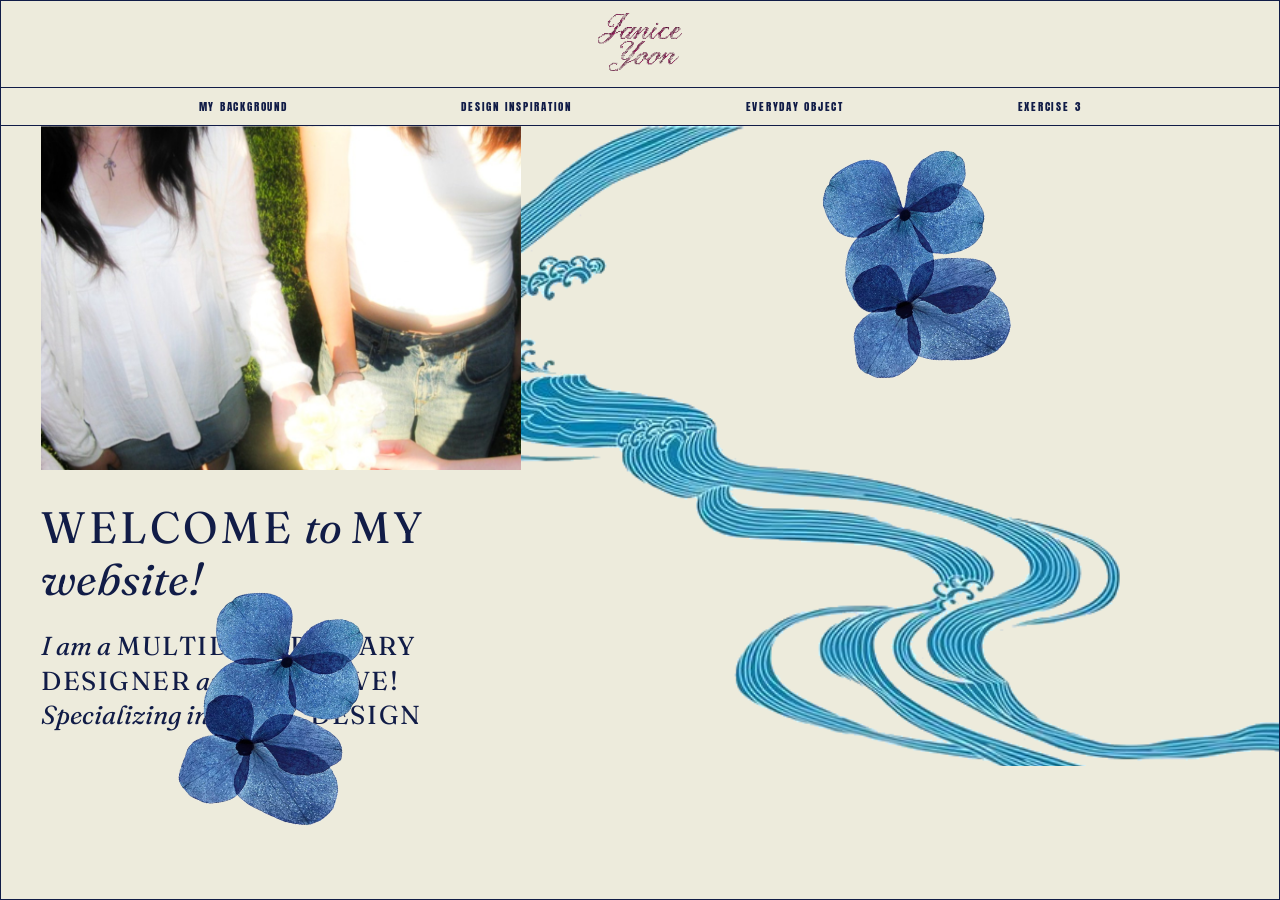
<file: index.html>
<html>
	<head>
		<title>Janice's Website</title>
		<link rel="stylesheet" type="text/css" href="css/stylesheet.css?v=50">
	</head>
	<body>
		<header>
			<div class="site-header">
				<div class="header-side header-left"></div>
				<h1><img src="img/janice-yoon.png" alt="Janice Yoon"></h1>
				<div class="header-side header-right"></div>
			</div>
			<div class="announce">
				<a href="pages/my-background.html?v=20">My Background</a>
				<a href="pages/design-inspiration.html?v=20">Design Inspiration</a>
				<a href="pages/everyday-object.html?v=20">Everyday Object</a>
				<a href="pages/exercise-3.html">Exercise 3</a>
			</div>
		</header>
		<div class="page-body">
			<div class="hero">
				<img class="hero-waves" src="img/waves.png" alt="" aria-hidden="true">
				<img class="hero-flower-2" src="img/flower.png" alt="" aria-hidden="true">
				<img class="hero-flower-3" src="img/flower.png" alt="" aria-hidden="true">
				<div class="hero-photo">
					<img class="hero-image" src="img/home.png" alt="Two people holding white flowers">
				</div>
				<p class="hero-intro">
					<span>Welcome</span> <em>to</em> <span>my</span><br>
					<em>website!</em>
				</p>
				<p class="hero-tagline">
					<em>I am a</em> <span>Multidisciplinary</span><br>
					<span>Designer</span> <em>and</em> <span>Creative!</span><br>
					<em>Specializing in</em> <span>UI/UX Design</span>
				</p>
			</div>
		</div>
	</body>
</html>
</file>
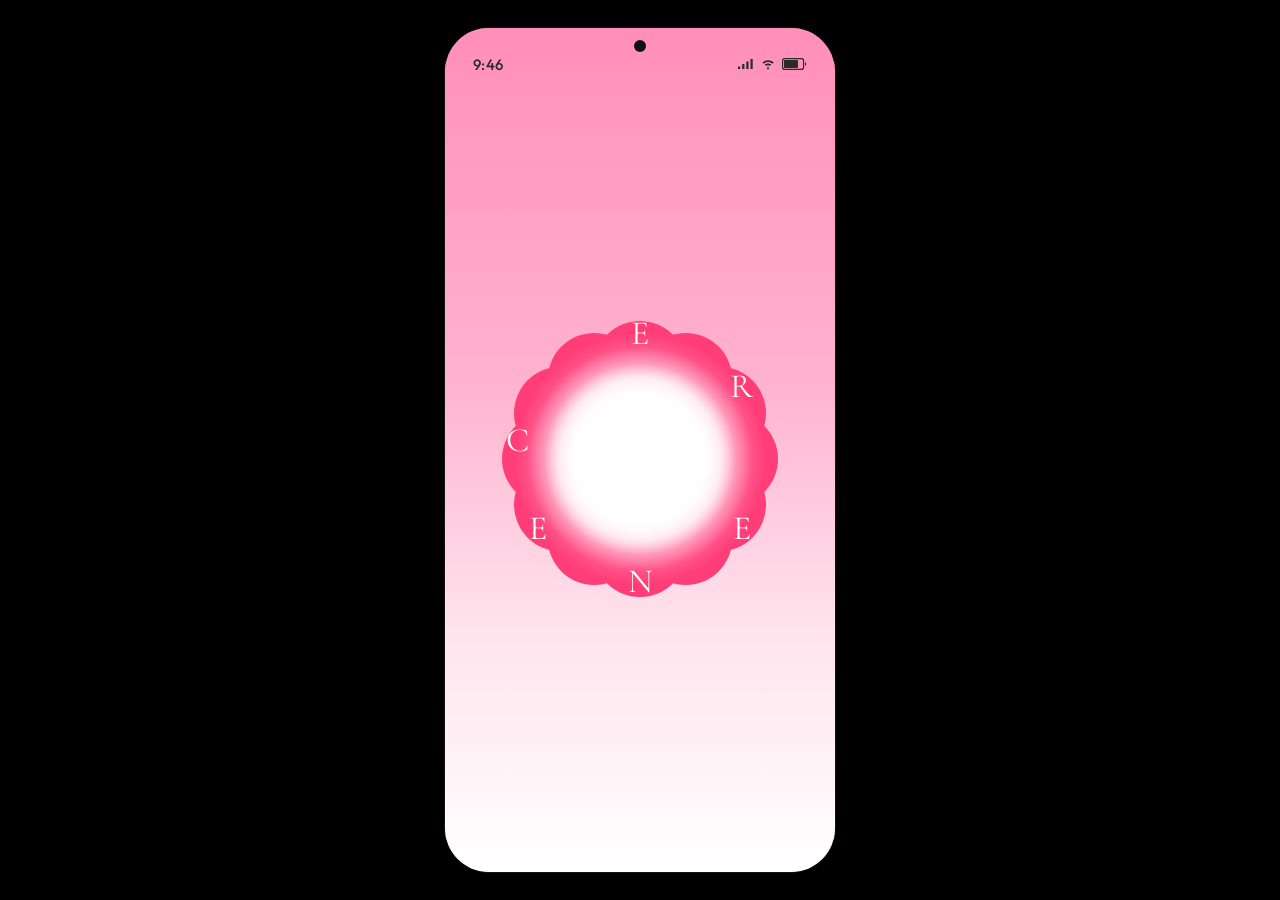
<file: cerene/index.html>
<!DOCTYPE html>
<html lang="en">
<head>
  <meta charset="UTF-8">
  <meta name="viewport" content="width=device-width, initial-scale=1, viewport-fit=cover">
  <title>CERENE</title>
  <link rel="preconnect" href="https://fonts.googleapis.com">
  <link rel="preconnect" href="https://fonts.gstatic.com" crossorigin>
  <link href="https://fonts.googleapis.com/css2?family=Cormorant+Garamond:ital,wght@0,500;0,600;1,500&family=Outfit:wght@400;500;600&display=swap" rel="stylesheet">
  <style>
    * { box-sizing: border-box; }
    html, body {
      margin: 0;
      height: 100%;
      background: #000;
      color: #2a2a2a;
      font-family: Outfit, Futura, "Trebuchet MS", sans-serif;
    }
    body {
      min-height: 100%;
      display: grid;
      place-items: center;
    }
    .phone {
      width: min(390px, 100vw);
      height: min(844px, 100dvh);
      border-radius: 44px;
      overflow: hidden;
      position: relative;
      background:
        radial-gradient(circle at 50% 46%, #fff 0%, rgba(255,255,255,0.55) 18%, rgba(255,255,255,0) 46%),
        linear-gradient(180deg, #f6b7cb 0%, #f8c9d6 28%, #fff 58%, #fde8ee 100%);
      box-shadow: 0 0 0 1px rgba(255,255,255,0.08);
    }
    .status {
      position: absolute;
      z-index: 3;
      top: 0;
      left: 0;
      right: 0;
      height: 54px;
      display: flex;
      align-items: center;
      justify-content: space-between;
      padding: 18px 28px 0;
      font-size: 15px;
      font-weight: 500;
      letter-spacing: 0.02em;
    }
    .status-icons {
      display: flex;
      align-items: center;
      gap: 6px;
    }
    .hole {
      position: absolute;
      z-index: 4;
      top: 12px;
      left: 50%;
      width: 12px;
      height: 12px;
      margin-left: -6px;
      border-radius: 50%;
      background: #111;
    }
    .screen {
      position: absolute;
      inset: 0;
      display: flex;
      flex-direction: column;
      align-items: center;
      padding: 54px 28px 36px;
      opacity: 0;
      pointer-events: none;
      transition: opacity 0.45s ease;
    }
    .screen.active {
      opacity: 1;
      pointer-events: auto;
      z-index: 2;
    }
    .screen[data-screen="splash"] {
      background: linear-gradient(180deg, #ff8eb9 0%, #ffb3ce 42%, #ffe4ee 72%, #fff 100%);
    }
    @property --ang {
      syntax: "<angle>";
      inherits: false;
      initial-value: 0deg;
    }
    @property --d {
      syntax: "<length>";
      inherits: false;
      initial-value: 140px;
    }
    @property --s {
      syntax: "<number>";
      inherits: false;
      initial-value: 1;
    }
    .petal-flight {
      position: absolute;
      inset: 0;
      z-index: 2;
      overflow: hidden;
      background: #e4e4e4;
      transition: background-color 0.45s ease;
    }
    .petal {
      --s: 1;
      position: absolute;
      left: 50%;
      top: 46%;
      width: var(--w);
      height: var(--h);
      border-radius: 50%;
      background: #e2185b;
      box-shadow: 0 0 0 2px rgba(255,255,255,0.92);
      transform: translate(-50%, -50%) rotate(calc(var(--a) + var(--ang))) translateY(var(--d)) rotate(calc(var(--r) + var(--ang))) scale(var(--s));
    }
    .petal.cw { animation: orbit-cw var(--dur) linear infinite; }
    .petal.ccw { animation: orbit-ccw var(--dur) linear infinite; }
    .petal-flight.gather {
      background: transparent;
      pointer-events: none;
    }
    .petal-flight.gather .petal.cw {
      animation: orbit-cw var(--dur) linear infinite, petal-out 0.7s cubic-bezier(0.4, 0.05, 0.2, 1) forwards;
    }
    .petal-flight.gather .petal.ccw {
      animation: orbit-ccw var(--dur) linear infinite, petal-out 0.7s cubic-bezier(0.4, 0.05, 0.2, 1) forwards;
    }
    @keyframes orbit-cw { to { --ang: 360deg; } }
    @keyframes orbit-ccw { to { --ang: -360deg; } }
    @keyframes petal-out {
      70% { opacity: 1; }
      100% { opacity: 0; --d: 520px; }
    }
    .logo-stage {
      position: relative;
      width: 300px;
      height: 300px;
      margin: auto;
      flex: none;
      perspective: 700px;
    }
    .bloom, .ring, .orbit, .center-word, .wordmark {
      position: absolute;
      inset: 0;
      transition: opacity 0.55s ease, transform 0.55s ease;
    }
    .bloom, .ring {
      width: 100%;
      height: 100%;
    }
    .ring, .center-word, .wordmark { opacity: 0; }
    .orbit {
      font-family: "Cormorant Garamond", Georgia, serif;
      font-size: 34px;
      color: #fff;
      text-shadow: 0 0 8px rgba(255, 80, 120, 0.25);
    }
    .orbit span {
      position: absolute;
      left: 50%;
      top: 50%;
      width: 28px;
      margin-left: -14px;
      margin-top: -22px;
      text-align: center;
      transform: rotate(var(--a)) translateY(-124px) rotate(calc(var(--a) * -1));
    }
    .center-word, .wordmark {
      display: grid;
      place-items: center;
      margin: 0;
      color: #e2185b;
      font-family: "Cormorant Garamond", Georgia, serif;
      font-weight: 600;
      font-size: 34px;
      letter-spacing: 0.18em;
      text-indent: 0.18em;
    }
    .wordmark {
      place-items: start center;
      padding-top: 248px;
      font-size: 30px;
      letter-spacing: 0.28em;
      text-indent: 0.28em;
    }
    .ring { transform: scale(0.62); }
    .splash .btn {
      position: absolute;
      left: 28px;
      right: 28px;
      bottom: 36px;
      width: auto;
      opacity: 0;
      transform: translateY(8px);
      pointer-events: none;
      transition: opacity 0.5s ease, transform 0.5s ease;
    }
    .splash.step-2 .orbit { opacity: 0; }
    .splash.step-2 .center-word { opacity: 1; }
    .splash.step-3 .orbit,
    .splash.step-3 .center-word,
    .splash.step-3 .bloom { opacity: 0; }
    .splash.step-3 .bloom { transform: scale(0.72); }
    .splash.step-3 .ring,
    .splash.step-3 .wordmark { opacity: 1; }
    .splash.step-3 .ring {
      transition: opacity 0.8s ease;
      transform-origin: center center;
      animation: flower-spin 0.85s ease-in-out both;
    }
    @keyframes flower-spin {
      from { transform: scale(0.62) rotateY(0deg); }
      to { transform: scale(0.62) rotateY(360deg); }
    }
    .splash.step-ready .orbit,
    .splash.step-ready .center-word,
    .splash.step-ready .bloom { opacity: 0; }
    .splash.step-ready .ring,
    .splash.step-ready .wordmark { opacity: 1; }
    .splash.step-ready .btn {
      opacity: 1;
      transform: none;
      pointer-events: auto;
    }
    @media (prefers-reduced-motion: reduce) {
      .bloom, .ring, .orbit, .center-word, .wordmark, .splash .btn, .petal,
      .card-ring, .card-bob, .card-face, .float-card, .scroll-caption, .scroll-arrow, .confetti i {
        transition: none;
        animation: none;
      }
      .scroll-caption, .scroll-arrow { opacity: 1; }
      .petal-flight { display: none; }
    }
    .spacer { flex: 1; }
    button {
      font-family: inherit;
      cursor: pointer;
      border: 0;
    }
    .btn {
      width: 100%;
      height: 58px;
      border-radius: 999px;
      font-size: 18px;
      font-weight: 500;
    }
    .btn-dark {
      background: #1c1c1c;
      color: #fff;
    }
    .screen[data-screen="login"] {
      justify-content: center;
      background: #ffc2d4 url("login-bg.jpg") center / cover no-repeat;
    }
    .login {
      width: 100%;
      margin: 0;
      display: flex;
      flex-direction: column;
      align-items: center;
    }
    .login h2 {
      margin: 0 0 48px;
      color: rgba(255,255,255,0.92);
      font-weight: 400;
      font-size: 28px;
      letter-spacing: 0.34em;
      text-indent: 0.34em;
    }
    .field {
      width: 100%;
      height: 52px;
      margin: 0 0 14px;
      border: 0;
      border-radius: 999px;
      background: rgba(255,255,255,0.55);
      text-align: center;
      font: 400 15px/1 Outfit, sans-serif;
      color: #8a6570;
      outline: none;
    }
    .field::placeholder { color: #b08996; }
    .signup {
      width: 100%;
      height: 52px;
      margin-top: 2px;
      border-radius: 999px;
      background: #1c1c1c;
      color: #fff;
      letter-spacing: 0.18em;
      font-size: 14px;
      transition: background 0.2s ease, color 0.2s ease;
    }
    .signup:hover {
      background: #fff;
      color: #1c1c1c;
    }
    .or {
      width: 100%;
      margin: 28px 0 18px;
      display: grid;
      grid-template-columns: 1fr auto 1fr;
      align-items: center;
      gap: 12px;
      color: #9a7d86;
      font-size: 13px;
    }
    .or::before, .or::after {
      content: "";
      height: 1px;
      background: rgba(120, 80, 90, 0.28);
    }
    .socials {
      display: flex;
      gap: 18px;
    }
    .socials button {
      width: 46px;
      height: 46px;
      border-radius: 50%;
      background: rgba(255,255,255,0.72);
      display: grid;
      place-items: center;
    }
    .screen[data-screen="survey"] {
      align-items: stretch;
      justify-content: flex-start;
      padding: 72px 22px 28px;
      background: #fff;
      color: #ff2d78;
    }
    .survey-back {
      width: 36px;
      height: 36px;
      margin: 0 0 22px;
      border-radius: 50%;
      border: 1.5px solid #1c1c1c;
      background: #fff;
      color: #1c1c1c;
      display: grid;
      place-items: center;
    }
    .survey h2 {
      margin: 0 0 18px;
      color: #ff2d78;
      font-size: 22px;
      font-weight: 600;
      line-height: 1.28;
      letter-spacing: -0.01em;
    }
    .survey-hint {
      margin: 0 0 26px;
      padding: 16px 18px;
      border-radius: 18px;
      background: #fff;
      color: #ff4d8a;
      font-size: 15px;
      box-shadow: 0 8px 18px rgba(170, 90, 110, 0.12);
    }
    .choices {
      display: flex;
      flex-direction: column;
      gap: 14px;
    }
    .choice {
      width: 100%;
      padding: 16px 18px;
      border-radius: 28px;
      background: #fff;
      color: #ff2d78;
      font-size: 16px;
      font-weight: 500;
      line-height: 1.35;
      text-align: left;
      box-shadow: 0 10px 22px rgba(170, 90, 110, 0.14);
      outline: none;
    }
    .choice.selected {
      background: #ff7eae;
      color: #fff;
      box-shadow: 0 10px 22px rgba(255, 120, 160, 0.28);
    }
    .survey-next {
      margin-top: auto;
      height: 52px;
      border-radius: 999px;
      background: #ff7eae;
      color: #fff;
      font-size: 16px;
      font-weight: 500;
    }
    .survey-next[hidden] { display: none; }
    .screen[data-screen="home"] {
      padding: 0;
      align-items: stretch;
      background:
        radial-gradient(ellipse 70% 42% at 82% 12%, rgba(255,255,255,0.92), transparent 58%),
        radial-gradient(ellipse 80% 48% at 12% 82%, rgba(255,255,255,0.8), transparent 60%),
        linear-gradient(160deg, #ffb3cc 0%, #ff7aa8 42%, #ffc2d6 68%, #ff6f9f 100%);
    }
    .screen[data-screen="home"]::before {
      content: "";
      position: absolute;
      inset: 0;
      z-index: 1;
      pointer-events: none;
      opacity: 0.35;
      mix-blend-mode: multiply;
      background-image: url("data:image/svg+xml,%3Csvg xmlns='http://www.w3.org/2000/svg' width='140' height='140'%3E%3Cfilter id='n'%3E%3CfeTurbulence type='fractalNoise' baseFrequency='.8' numOctaves='2' stitchTiles='stitch'/%3E%3C/filter%3E%3Crect width='140' height='140' filter='url(%23n)' opacity='.55'/%3E%3C/svg%3E");
    }
    .home-scroll {
      position: relative;
      z-index: 2;
      height: 100%;
      overflow-y: auto;
      scroll-snap-type: y mandatory;
      scrollbar-width: none;
    }
    .home-scroll::-webkit-scrollbar { display: none; }

    .screen[data-screen="homework"] {
      background: #fff;
      color: #1c1c1c;
      padding: 0;
      align-items: stretch;
      overflow: hidden;
    }
    .hw {
      height: 100%;
      padding: 58px 22px 18px;
      display: flex;
      flex-direction: column;
    }
    .hw-head {
      display: grid;
      grid-template-columns: 44px 1fr 44px;
      align-items: center;
    }
    .hw-back {
      width: 42px;
      height: 42px;
      border-radius: 50%;
      border: 1.5px solid #1c1c1c;
      background: #fff;
      display: grid;
      place-items: center;
      cursor: pointer;
      padding: 0;
    }
    .hw-back svg { width: 20px; height: 20px; }
    .hw-head h2 {
      margin: 0;
      text-align: center;
      font-family: Outfit, sans-serif;
      font-size: 18px;
      font-weight: 600;
    }
    .hw-month {
      margin: 22px 0 0;
      font-family: Outfit, sans-serif;
      font-size: 32px;
      font-weight: 700;
      letter-spacing: -0.04em;
    }
    .hw-month span { color: #ff4d86; }
    .hw-days-row { display: flex; gap: 10px; margin-top: 14px; }
    .hw-pill, .hw-add {
      height: 40px;
      border-radius: 999px;
      border: 1.5px solid #1c1c1c;
      background: #fff;
      font-family: Outfit, sans-serif;
      font-size: 16px;
      cursor: pointer;
    }
    .hw-pill { padding: 0 22px; }
    .hw-pill.soft { background: #ffd0e2; border-color: transparent; }
    .hw-pill.on { background: #ff2d78; border-color: transparent; color: #fff; }
    .hw-add { width: 40px; font-size: 22px; line-height: 1; }
    .hw-list { flex: 1; overflow: auto; margin-top: 8px; padding-bottom: 8px; }
    .hw-list::-webkit-scrollbar { display: none; }
    .hw-section { margin-top: 22px; }
    .hw-section-head {
      display: flex;
      align-items: center;
      justify-content: space-between;
    }
    .hw-section-head h3 {
      margin: 0;
      font-family: Outfit, sans-serif;
      font-size: 20px;
      font-weight: 700;
    }
    .hw-plus {
      border: 0;
      background: transparent;
      color: #ff2d78;
      font-size: 28px;
      line-height: 1;
      cursor: pointer;
      padding: 0 4px;
    }
    .hw-task {
      width: 100%;
      margin-top: 12px;
      border-radius: 16px;
      min-height: 74px;
      padding: 12px 12px 12px 14px;
      display: grid;
      grid-template-columns: 28px 1fr auto 16px;
      gap: 10px;
      align-items: center;
      text-align: left;
      cursor: pointer;
      font-family: Outfit, sans-serif;
      color: #1c1c1c;
    }
    .hw-task.tonight { background: #ffd0e2; border: 0; }
    .hw-task.week { background: #fff; border: 2px solid #ff7eae; }
    .hw-task.done { background: #ff2d78; border-color: transparent; color: #fff; }
    .hw-task.linked { box-shadow: 0 0 0 3px #e2185b; }
    .hw-check {
      width: 22px;
      height: 22px;
      border-radius: 50%;
      border: 2px solid rgba(255, 255, 255, 0.95);
      background: transparent;
      display: grid;
      place-items: center;
    }
    .hw-task.week .hw-check { border-color: #d7d7d7; background: #fff; }
    .hw-task.done .hw-check { background: #fff; border-color: #fff; }
    .hw-check svg { width: 14px; height: 14px; opacity: 0; }
    .hw-task.done .hw-check svg { opacity: 1; }
    .hw-copy { display: grid; gap: 2px; min-width: 0; }
    .hw-copy strong { font-size: 14px; font-weight: 650; }
    .hw-copy small { font-size: 11px; opacity: 0.75; }
    .hw-due {
      width: 46px;
      height: 46px;
      border-radius: 50%;
      background: #fff;
      color: #1c1c1c;
      display: flex;
      flex-direction: column;
      align-items: center;
      justify-content: center;
      line-height: 1;
    }
    .hw-task.week .hw-due { border: 2px solid #ff7eae; }
    .hw-task.done .hw-due { border: 0; }
    .hw-due b { font-size: 18px; font-weight: 650; }
    .hw-due i {
      font-style: normal;
      font-size: 9px;
      color: #ff4d86;
      margin-top: -2px;
    }
    .hw-more { color: #ff4d86; font-size: 18px; letter-spacing: 1px; }
    .hw-task.done .hw-more { color: #fff; }
    .hw-foot {
      display: grid;
      grid-template-columns: 1fr auto;
      gap: 12px;
      align-items: end;
      padding-top: 8px;
    }
    .hw-track {
      position: relative;
      display: flex;
      flex-direction: column;
      gap: 8px;
    }
    .streak {
      display: flex;
      align-items: flex-end;
      gap: 8px;
      min-height: 52px;
    }
    .streak-step {
      display: block;
      flex: none;
      width: 36px;
      height: 36px;
      padding: 0;
      border: 0;
      border-radius: 50%;
      background: #f4f4f4;
      overflow: hidden;
      opacity: 0.38;
      filter: grayscale(0.35);
      transition: width 0.25s ease, height 0.25s ease, opacity 0.25s ease, box-shadow 0.25s ease;
    }
    .streak-step img {
      width: 100%;
      height: 100%;
      object-fit: cover;
      transform: scale(1.15);
    }
    .streak-step.lit {
      opacity: 1;
      filter: none;
      box-shadow: 0 0 0 2px #fff, 0 0 10px 2px rgba(255, 140, 180, 0.75);
    }
    .streak-step.now {
      width: 50px;
      height: 50px;
      animation: streak-glow 1.35s ease-in-out infinite;
    }
    @keyframes streak-glow {
      0%, 100% { box-shadow: 0 0 0 2px #fff, 0 0 10px 2px rgba(255, 77, 134, 0.55); }
      50% { box-shadow: 0 0 0 3px #fff, 0 0 22px 8px rgba(255, 45, 120, 0.95); }
    }
    .streak-points {
      margin: 0 0 1px;
      min-width: 46px;
      text-align: right;
      color: #ff2d78;
      font-family: Outfit, sans-serif;
      font-size: 18px;
      font-weight: 700;
      line-height: 1;
    }
    .streak-points.pop { animation: points-pop 0.35s ease; }
    @keyframes points-pop {
      40% { transform: scale(1.16); }
    }
    .hw-bar {
      position: relative;
      height: 14px;
      border-radius: 999px;
      background: #e6e6e6;
      overflow: hidden;
    }
    .hw-fill {
      display: block;
      height: 100%;
      width: 0%;
      border-radius: inherit;
      background: #ff2d78;
      transition: width 0.35s ease;
    }
    .hw-celebrate {
      position: absolute;
      inset: 0;
      z-index: 5;
      display: none;
      background: #9fd0ff;
    }
    .hw-celebrate.show { display: block; }
    .success-sheet {
      position: absolute;
      left: 18px;
      right: 18px;
      bottom: 52px;
      z-index: 6;
      padding: 32px 22px 20px;
      text-align: center;
      background: #fff;
      border-radius: 28px;
      box-shadow: 0 18px 50px rgba(30, 20, 40, 0.16);
    }
    .success-seal {
      width: 92px;
      height: 92px;
      margin: 0 auto 18px;
    }
    .success-seal svg { width: 100%; height: 100%; display: block; }
    .success-sheet h2 {
      margin: 0;
      color: #1c1c1c;
      font-family: Outfit, Futura, "Trebuchet MS", sans-serif;
      font-size: 28px;
      font-weight: 600;
      letter-spacing: -0.02em;
    }
    .success-sheet p {
      margin: 8px auto 22px;
      max-width: 230px;
      color: #9a9aa2;
      font-family: Outfit, Futura, "Trebuchet MS", sans-serif;
      font-size: 15px;
      font-weight: 400;
      line-height: 1.4;
    }
    .success-done {
      width: 100%;
      height: 48px;
      border: 0;
      border-radius: 12px;
      background: #1c1c1c;
      color: #fff;
      font-family: Outfit, Futura, "Trebuchet MS", sans-serif;
      font-size: 16px;
      font-weight: 500;
      cursor: pointer;
    }
    .success-done:hover { background: #333; }
    .hw-celebrate-back {
      position: absolute;
      top: 58px;
      left: 22px;
      z-index: 7;
      display: none;
      background: rgba(255, 255, 255, 0.92);
    }
    .hw-celebrate.revealed { cursor: pointer; }
    .hw-celebrate.revealed .hw-celebrate-back { display: grid; }
    .hw-celebrate.revealed .success-sheet { display: none; }
    .hw-celebrate { overflow: hidden; }
    .hw-celebrate > img,
    .hw-celebrate .confetti {
      filter: blur(14px);
      transform: scale(1.08);
    }
    .hw-celebrate.revealed > img,
    .hw-celebrate.revealed .confetti {
      filter: none;
      transform: none;
    }
    .hw-celebrate > img {
      position: absolute;
      inset: 0;
      width: 100%;
      height: 100%;
      object-fit: cover;
      object-position: center 28%;
    }
    .hw-celebrate::after {
      content: "";
      position: absolute;
      inset: 0;
      z-index: 4;
      pointer-events: none;
      background: rgba(255, 255, 255, 0.38);
    }
    .hw-celebrate.revealed::after {
      inset: auto;
      left: 0;
      right: 0;
      bottom: 0;
      height: 120px;
      z-index: 2;
      background: linear-gradient(transparent, rgba(255,255,255,0.94) 58%, #fff);
    }
    .confetti {
      position: absolute;
      inset: 0;
      z-index: 3;
      overflow: hidden;
      pointer-events: none;
    }
    .confetti i {
      position: absolute;
      top: -20px;
      left: var(--x);
      width: var(--w, 10px);
      height: var(--h, 16px);
      border-radius: var(--r, 2px);
      background: var(--c);
      animation: confetti-fall var(--t) linear infinite;
      animation-delay: var(--wait);
    }
    @keyframes confetti-fall {
      0% { transform: translate3d(0, -8vh, 0) rotate(0deg); }
      100% { transform: translate3d(var(--drift, 12px), 110vh, 0) rotate(540deg); }
    }
    .hw-celebrate .hw-foot { display: none; }
    .hw-celebrate .hw-bar { background: rgba(255, 255, 255, 0.45); }
    .screen[data-screen="schedule"] {
      background: #fff;
      color: #1c1c1c;
      padding: 0;
      align-items: stretch;
      overflow: hidden;
    }
    .sched {
      height: 100%;
      padding: 58px 22px 18px;
      display: flex;
      flex-direction: column;
    }
    .week {
      display: flex;
      justify-content: space-between;
      margin-top: 18px;
    }
    .date {
      border: 0;
      background: transparent;
      display: grid;
      justify-items: center;
      gap: 6px;
      padding: 0;
      color: #c4a8b2;
      font-family: Outfit, sans-serif;
      font-size: 11px;
    }
    .date b {
      width: 34px;
      height: 34px;
      border-radius: 50%;
      display: grid;
      place-items: center;
      background: #ffd0e2;
      color: #1c1c1c;
      font-size: 14px;
      font-weight: 650;
    }
    .date.on { color: #ff2d55; }
    .date.on b { background: #ff2d55; color: #fff; }
    .day-board { flex: 1; min-height: 0; margin-top: 16px; }
    .tl {
      position: relative;
      height: 100%;
      padding: 18px 12px 16px;
      border-radius: 28px;
      background: linear-gradient(165deg, #fff 0%, #ffe8f0 42%, #ffc2d6 100%);
    }
    .tl-row {
      position: relative;
      z-index: 1;
      display: grid;
      grid-template-columns: 40px 36px 1fr 32px;
      align-items: center;
      height: 78px;
    }
    .tl-row.linked { background: rgba(255, 77, 134, 0.16); border-radius: 16px; }
    .tl-time, .tl-name {
      color: #ff4d86;
      font-family: Outfit, sans-serif;
    }
    .tl-time { font-size: 13px; }
    .tl-name { font-size: 16px; font-weight: 500; padding-left: 6px; }
    .tl-node { justify-self: center; }
    .tl-node.white {
      width: 34px;
      height: 34px;
      border-radius: 50%;
      background: #fff;
      box-shadow: 0 8px 18px rgba(255, 130, 170, 0.28);
    }
    .tl-node.pink {
      width: 16px;
      height: 16px;
      border-radius: 50%;
      background: radial-gradient(circle at 35% 30%, #fff, #ffb3cc 46%, #ff7aa8);
      box-shadow: 0 0 12px rgba(255, 150, 185, 0.7);
    }
    .tl-rail, .tl-capsule { position: absolute; z-index: 0; }
    .tl-rail {
      left: 69px;
      top: 36px;
      width: 2px;
      border-radius: 999px;
      background: linear-gradient(#fff, #ffd0e2);
    }
    .tl-capsule {
      left: 53px;
      width: 34px;
      border-radius: 20px;
      background: linear-gradient(180deg, #ffb3cc 0%, #ff4d86 34%, #e2185b 68%, #9d1248 100%);
    }
    .tl-tick {
      width: 28px;
      height: 28px;
      border-radius: 50%;
      border: 2px solid #ff4d86;
      background: transparent;
      display: grid;
      place-items: center;
      padding: 0;
    }
    .tl-tick svg { width: 14px; height: 14px; opacity: 0; }
    .tl-tick.done { background: #fff; }
    .tl-tick.done svg { opacity: 1; }
    .tl-empty {
      margin: 0;
      padding-top: 48px;
      text-align: center;
      color: #e2185b;
      font-family: Outfit, sans-serif;
    }
    .sched-flame {
      width: 42px;
      height: 42px;
      margin-top: 12px;
      border-radius: 50%;
      border: 1.5px solid #d5d5d5;
      background: #fff;
      display: grid;
      place-items: center;
      padding: 0;
    }
    .sched-flame svg { width: 18px; height: 18px; }
    .welcome-page,
    .task-page {
      position: relative;
      min-height: 100%;
      scroll-snap-align: start;
    }
    .welcome-page { --spin: 16s; --bob: 2s; --bob-y: 14px; }
    .welcome-page[data-done="1"] { --spin: 28s; --bob: 3.4s; --bob-y: 8px; }
    .welcome-page[data-done="2"] { --spin: 48s; --bob: 5.2s; --bob-y: 4px; }
    .welcome-page[data-done="3"] { --spin: 84s; --bob: 8s; --bob-y: 2px; }
    .welcome-page[data-done="4"] { --spin: 1s; --bob: 1s; --bob-y: 0px; }
    .welcome-page[data-done="4"] .card-ring,
    .welcome-page[data-done="4"] .card-face,
    .welcome-page[data-done="4"] .card-bob { animation-play-state: paused; }
    .card-ring {
      position: absolute;
      inset: 0;
      animation: circle-turn var(--spin) linear infinite;
    }
    .card-slot {
      position: absolute;
      left: 50%;
      top: 46%;
      width: 0;
      height: 0;
      transform: rotate(calc(var(--i) * 30deg)) translateY(-146px);
    }
    .card-bob {
      animation: card-hover var(--bob) ease-in-out infinite alternate;
      animation-delay: calc(var(--i) * -0.22s);
    }
    .card-slot.settled .card-bob { animation-play-state: paused; }
    .card-face {
      animation: card-upright var(--spin) linear infinite;
    }
    .float-card {
      display: grid;
      place-items: center;
      width: min(var(--w), 52px);
      height: min(var(--h), 68px);
      margin-left: calc(min(var(--w), 52px) / -2);
      margin-top: calc(min(var(--h), 68px) / -2);
      padding: 4px;
      border-radius: 8px;
      background: rgba(255,255,255,var(--o));
      box-shadow: 0 10px 18px rgba(180, 70, 110, 0.12);
      transform: rotate(var(--tilt));
      color: #e2185b;
      font-family: Outfit, sans-serif;
      font-size: 8px;
      font-weight: 600;
      line-height: 1.1;
      letter-spacing: -0.02em;
      text-align: center;
    }
    .card-slot.settled .float-card {
      background: rgba(255,255,255,0.34);
      box-shadow: none;
      text-decoration: line-through;
    }
    .float-card:hover,
    .float-card.spinning {
      animation: card-spin 0.7s ease-in-out;
    }
    .welcome-center {
      position: absolute;
      left: 0;
      right: 0;
      top: 46%;
      transform: translateY(-54%);
      z-index: 2;
      text-align: center;
      pointer-events: none;
    }
    .welcome-flower {
      width: 54px;
      height: 54px;
      display: block;
      margin: 0 auto 12px;
    }
    .welcome-center p {
      margin: 0;
      color: #e2185b;
      font-family: "Cormorant Garamond", Georgia, serif;
      font-weight: 600;
      font-size: 26px;
    }
    .welcome-center .scroll-caption {
      margin: 12px auto 0;
      max-width: 190px;
      color: #fff;
      font-family: Outfit, sans-serif;
      font-size: 13px;
      font-weight: 500;
      line-height: 1.35;
      opacity: 0;
      animation: caption-in 1.2s ease 0.5s forwards;
    }
    .scroll-arrow {
      display: block;
      width: 22px;
      height: 22px;
      margin: 6px auto 2px;
      color: rgba(255, 255, 255, 0.92);
      opacity: 0;
      filter: drop-shadow(0 1px 2px rgba(180, 40, 80, 0.18));
      animation: caption-in 1.2s ease 0.7s forwards, arrow-bob 1.8s ease-in-out 1.4s infinite;
    }
    @keyframes caption-in {
      from { opacity: 0; }
      to { opacity: 1; }
    }
    @keyframes arrow-bob {
      0%, 100% { transform: translateY(0); }
      50% { transform: translateY(4px); }
    }
    .welcome-center .welcome-help {
      margin-top: 6px;
      max-width: 180px;
      margin-left: auto;
      margin-right: auto;
      font-family: Outfit, sans-serif;
      font-size: 12px;
      font-weight: 500;
      line-height: 1.3;
    }
    .help-page {
      position: relative;
      min-height: 100%;
      scroll-snap-align: start;
      padding: 72px 22px 28px;
      display: flex;
      flex-direction: column;
      gap: 12px;
    }
    .help-kicker {
      margin: 0;
      color: #fff;
      font-size: 13px;
      letter-spacing: 0.08em;
      text-transform: uppercase;
    }
    .help-page h2 {
      margin: 0;
      color: #fff;
      font-family: "Cormorant Garamond", Georgia, serif;
      font-size: 32px;
      font-weight: 600;
      line-height: 1.05;
    }
    .help-note {
      margin: 0;
      color: #fff;
      font-size: 14px;
      line-height: 1.4;
    }
    .help-plan {
      margin: 4px 0 0;
      padding: 0;
      list-style: none;
      display: grid;
      gap: 8px;
    }
    .help-plan li { margin: 0; }
    .help-plan button {
      width: 100%;
      display: grid;
      grid-template-columns: 10px 1fr auto;
      gap: 10px;
      align-items: center;
      padding: 12px 14px;
      border-radius: 16px;
      background: rgba(255,255,255,0.88);
      color: #1c1c1c;
      text-align: left;
      font-size: inherit;
    }
    .help-plan button:active { transform: scale(0.98); }
    .help-plan li i {
      width: 10px;
      height: 10px;
      border-radius: 50%;
      background: var(--dot, #ff4d86);
    }
    .help-plan strong { display: block; font-size: 14px; font-weight: 600; }
    .help-plan small { color: #a33b62; font-size: 12px; }
    .help-plan em {
      font-style: normal;
      color: #e2185b;
      font-size: 12px;
      font-weight: 600;
    }
    .help-reminder {
      margin: 0;
      color: #fff;
      font-size: 13px;
      line-height: 1.4;
    }
    .cal-card {
      margin-top: auto;
      width: 100%;
      border: 0;
      border-radius: 18px;
      background: #fff;
      text-align: left;
      padding: 14px 16px;
      display: flex;
      align-items: center;
      gap: 12px;
      box-shadow: 0 12px 24px rgba(180, 40, 80, 0.16);
    }
    .cal-card b { display: block; color: #1c1c1c; font-size: 15px; font-weight: 650; }
    .cal-card small { display: block; margin-top: 2px; color: #a33b62; font-size: 12px; line-height: 1.3; }
    .g-mark { font-size: 18px; font-weight: 700; letter-spacing: -0.04em; white-space: nowrap; flex: none; }
    .g-mark b { display: inline; font-size: 18px; font-weight: 700; }
    .screen[data-screen="calendar"] {
      background: #fff;
      color: #1c1c1c;
      padding: 0;
      align-items: stretch;
    }
    .cal {
      height: 100%;
      padding: 58px 22px 22px;
      display: flex;
      flex-direction: column;
    }
    .cal-lead {
      margin: 18px 0 0;
      color: #7a6570;
      font-size: 14px;
      line-height: 1.4;
    }
    .cal-options { display: grid; gap: 10px; margin-top: 18px; }
    .cal-option {
      width: 100%;
      border: 1.5px solid #ffd0e2;
      background: #fff;
      border-radius: 16px;
      padding: 14px 14px;
      text-align: left;
      display: flex;
      justify-content: space-between;
      gap: 12px;
      align-items: center;
    }
    .cal-option.on { background: #ff2d78; border-color: transparent; color: #fff; }
    .cal-option strong { display: block; font-size: 15px; }
    .cal-option small { display: block; margin-top: 2px; font-size: 12px; opacity: 0.75; }
    .cal-option > span:last-child {
      width: 22px;
      height: 22px;
      border-radius: 50%;
      border: 1.5px solid currentColor;
      flex: none;
    }
    .cal-option.on > span:last-child { background: #fff; border-color: #fff; box-shadow: inset 0 0 0 5px #ff2d78; }
    .cal-connect {
      margin-top: auto;
      height: 52px;
      border: 0;
      border-radius: 999px;
      background: #1c1c1c;
      color: #fff;
      letter-spacing: 0.08em;
      font-size: 14px;
    }
    .cal-connect:disabled { background: #e7e7e7; color: #9a9a9a; }
    .cal-preview {
      margin: 16px 0 0;
      padding: 0;
      list-style: none;
      display: grid;
      gap: 8px;
    }
    .cal-preview li {
      display: flex;
      justify-content: space-between;
      gap: 12px;
      font-size: 14px;
    }
    .cal-preview span { color: #e2185b; }
    .task-page {
      padding: 78px 26px 40px;
    }
    .task-head {
      display: flex;
      align-items: center;
      justify-content: space-between;
      color: #d56b8c;
      font-size: 15px;
    }
    .task-add {
      width: 32px;
      height: 32px;
      background: transparent;
      color: #d56b8c;
      font-size: 26px;
      line-height: 1;
    }
    .task-head + hr {
      margin: 8px 0 28px;
      border: 0;
      border-top: 1.5px solid rgba(255,255,255,0.85);
    }
    .folder {
      position: relative;
      min-height: 168px;
      margin: 0 8px 34px;
      padding: 22px 18px;
      background: #fff;
      border-radius: 18px 22px 20px 20px;
      box-shadow: 0 14px 24px rgba(180, 70, 110, 0.12);
      transform: rotate(var(--tilt));
      transition: transform 0.28s ease, box-shadow 0.28s ease;
    }
    .folder:hover {
      transform: rotate(0deg) translateY(-10px) scale(1.045);
      box-shadow: 0 24px 40px rgba(214, 50, 110, 0.28);
      z-index: 2;
    }
    .folder::before {
      content: "";
      position: absolute;
      top: -16px;
      right: 22px;
      width: 78px;
      height: 20px;
      background: #fff;
      border-radius: 12px 12px 0 0;
    }
    .tab-note {
      position: absolute;
      top: -28px;
      right: 14px;
      z-index: 2;
      min-width: 22px;
      height: 22px;
      padding: 0 6px;
      border-radius: 999px;
      background: #e2185b;
      color: #fff;
      font-size: 12px;
      font-weight: 600;
      display: grid;
      place-items: center;
      box-shadow: 0 6px 12px rgba(200, 30, 80, 0.35);
    }
    .folder h3 {
      margin: 0;
      color: #e2185b;
      font-size: 16px;
      font-weight: 500;
    }
    .folder-link { cursor: pointer; }
    .folder-link:focus-visible { outline: 3px solid #fff; outline-offset: 4px; }
    .notes {
      position: absolute;
      display: flex;
      gap: 8px;
      align-items: flex-end;
    }
    .folder:nth-child(3) .notes { left: 18px; bottom: 22px; }
    .folder:nth-child(4) .notes { left: 16px; top: 54px; }
    .folder:nth-child(5) .notes { left: 16px; top: 54px; }
    .note {
      width: 78px;
      min-height: 72px;
      padding: 7px 6px;
      border-radius: 10px;
      box-shadow: 0 8px 14px rgba(120, 40, 70, 0.12);
      transform: rotate(var(--n));
      color: #fff;
      font-size: 9px;
      font-weight: 500;
      line-height: 1.25;
      transition: transform 0.28s ease;
    }
    .folder:hover .note {
      transform: rotate(var(--n)) translateY(-6px) scale(1.08);
    }
    .note.urgent { background: #d01258; }
    .note.soon { background: #ff4d86; }
    .note.later { background: #ffc2d6; color: #a33b62; }
    .note.gray { background: #e4e4e4; width: 52px; min-height: 48px; padding: 0; }
    @keyframes circle-turn {
      to { transform: rotate(360deg); }
    }
    @keyframes card-upright {
      to { transform: rotate(-360deg); }
    }
    @keyframes card-hover {
      from { transform: translateY(0); }
      to { transform: translateY(calc(var(--bob-y) * -1)); }
    }
    @keyframes card-spin {
      to { transform: rotate(calc(var(--tilt) + 360deg)); }
    }
  </style>
</head>
<body>
  <main class="phone">
    <div class="hole" aria-hidden="true"></div>
    <div class="status">
      <span id="clock">9:30</span>
      <span class="status-icons" aria-hidden="true">
        <svg width="17" height="12" viewBox="0 0 17 12" fill="none">
          <path d="M1 8.5h2.2V11H1V8.5Zm4.2-2.4h2.2V11H5.2V6.1Zm4.1-2.5h2.2V11H9.3V3.6Zm4.2-2.6H15.7V11h-2.2V1Z" fill="#2a2a2a"/>
        </svg>
        <svg width="16" height="12" viewBox="0 0 16 12" fill="none">
          <path d="M8 2.2c2.2 0 4.2.8 5.8 2.2l-1.2 1.3A6.4 6.4 0 0 0 8 4.1c-1.6 0-3.1.6-4.3 1.6L2.5 4.4A8.2 8.2 0 0 1 8 2.2Zm0 3.2c1.2 0 2.3.4 3.2 1.2L9.9 8A3.2 3.2 0 0 0 8 7.2c-.7 0-1.4.2-1.9.7L4.8 6.6A4.9 4.9 0 0 1 8 5.4ZM8 9.2a1.1 1.1 0 1 1 0 2.2 1.1 1.1 0 0 1 0-2.2Z" fill="#2a2a2a"/>
        </svg>
        <svg width="25" height="12" viewBox="0 0 25 12" fill="none">
          <rect x="0.6" y="0.6" width="21" height="10.8" rx="2.2" stroke="#2a2a2a" stroke-width="1.2"/>
          <rect x="2" y="2" width="14" height="8" rx="1" fill="#2a2a2a"/>
          <path d="M23 4.2v3.6c.7-.3 1.2-1 1.2-1.8S23.7 4.5 23 4.2Z" fill="#2a2a2a"/>
        </svg>
      </span>
    </div>

    <section class="screen splash active step-1" data-screen="splash">
      <div class="logo-stage" aria-hidden="true">
        <svg class="bloom" viewBox="0 0 400 400">
          <defs>
            <radialGradient id="bloom" gradientUnits="userSpaceOnUse" cx="200" cy="200" r="168">
              <stop offset="0%" stop-color="#fff"/>
              <stop offset="48%" stop-color="#fff"/>
              <stop offset="64%" stop-color="#ffd0e0"/>
              <stop offset="76%" stop-color="#ff6b9d"/>
              <stop offset="100%" stop-color="#ff3d78"/>
            </radialGradient>
            <radialGradient id="glow" gradientUnits="userSpaceOnUse" cx="200" cy="200" r="150">
              <stop offset="0%" stop-color="#fff"/>
              <stop offset="52%" stop-color="#fff"/>
              <stop offset="100%" stop-color="#fff" stop-opacity="0"/>
            </radialGradient>
          </defs>
          <g fill="url(#bloom)">
            <circle cx="200" cy="78" r="62"/>
            <circle cx="261" cy="94" r="62"/>
            <circle cx="306" cy="139" r="62"/>
            <circle cx="322" cy="200" r="62"/>
            <circle cx="306" cy="261" r="62"/>
            <circle cx="261" cy="306" r="62"/>
            <circle cx="200" cy="322" r="62"/>
            <circle cx="139" cy="306" r="62"/>
            <circle cx="94" cy="261" r="62"/>
            <circle cx="78" cy="200" r="62"/>
            <circle cx="94" cy="139" r="62"/>
            <circle cx="139" cy="94" r="62"/>
          </g>
          <circle cx="200" cy="200" r="150" fill="url(#glow)"/>
        </svg>
        <svg class="ring" viewBox="0 0 200 200">
          <g fill="#f21d66">
            <circle cx="100" cy="46" r="18"/>
            <circle cx="127" cy="53" r="18"/>
            <circle cx="147" cy="73" r="18"/>
            <circle cx="154" cy="100" r="18"/>
            <circle cx="147" cy="127" r="18"/>
            <circle cx="127" cy="147" r="18"/>
            <circle cx="100" cy="154" r="18"/>
            <circle cx="73" cy="147" r="18"/>
            <circle cx="53" cy="127" r="18"/>
            <circle cx="46" cy="100" r="18"/>
            <circle cx="53" cy="73" r="18"/>
            <circle cx="73" cy="53" r="18"/>
          </g>
        </svg>
        <div class="orbit">
          <span style="--a: 278deg">C</span>
          <span style="--a: 0deg">E</span>
          <span style="--a: 55deg">R</span>
          <span style="--a: 125deg">E</span>
          <span style="--a: 180deg">N</span>
          <span style="--a: 235deg">E</span>
        </div>
        <p class="center-word">CERENE</p>
        <p class="wordmark">CERENE</p>
      </div>
      <button class="btn btn-dark" data-next="login">Get started</button>
    </section>

    <section class="screen" data-screen="login">
      <form class="login" action="#" method="post">
        <h2>LOG IN</h2>
        <input class="field" type="email" name="email" value="CindyZhang@gmail.com" aria-label="Email">
        <input class="field" type="password" name="password" value="password" aria-label="Password">
        <button class="signup" type="submit">SIGN IN</button>
        <p class="or">Or Log in with</p>
        <div class="socials">
          <button type="button" data-next="survey" aria-label="Log in with Google">
            <svg width="20" height="20" viewBox="0 0 20 20" aria-hidden="true">
              <path fill="#4285F4" d="M19.6 10.2c0-.7-.1-1.3-.2-1.9H10v3.6h5.4a4.6 4.6 0 0 1-2 3v2.5h3.2c1.9-1.7 3-4.3 3-7.2Z"/>
              <path fill="#34A853" d="M10 20c2.7 0 5-0.9 6.6-2.4l-3.2-2.5c-.9.6-2 1-3.4 1-2.6 0-4.8-1.8-5.6-4.1H1.1v2.6A10 10 0 0 0 10 20Z"/>
              <path fill="#FBBC05" d="M4.4 11.9A6 6 0 0 1 4.1 10c0-.7.1-1.3.3-1.9V5.5H1.1A10 10 0 0 0 0 10c0 1.6.4 3.1 1.1 4.5l3.3-2.6Z"/>
              <path fill="#EA4335" d="M10 3.9c1.5 0 2.8.5 3.8 1.5l2.8-2.8A10 10 0 0 0 1.1 5.5l3.3 2.6C5.2 5.7 7.4 3.9 10 3.9Z"/>
            </svg>
          </button>
          <button type="button" data-next="survey" aria-label="Log in with Facebook">
            <svg width="20" height="20" viewBox="0 0 20 20" aria-hidden="true">
              <path fill="#1877F2" d="M20 10a10 10 0 1 0-11.6 9.9v-7H5.9V10h2.5V7.8c0-2.5 1.5-3.9 3.8-3.9 1.1 0 2.2.2 2.2.2v2.4h-1.2c-1.2 0-1.6.8-1.6 1.5V10h2.7l-.4 2.9h-2.3v7A10 10 0 0 0 20 10Z"/>
            </svg>
          </button>
          <button type="button" data-next="survey" aria-label="Log in with email">
            <svg width="20" height="16" viewBox="0 0 20 16" aria-hidden="true">
              <rect x="1" y="1" width="18" height="14" rx="2" fill="none" stroke="#8d8d8d" stroke-width="1.6"/>
              <path d="M2 3.2 10 9l8-5.8" fill="none" stroke="#8d8d8d" stroke-width="1.6"/>
            </svg>
          </button>
        </div>
      </form>
    </section>

    <section class="screen survey" data-screen="survey">
      <button class="survey-back" type="button" aria-label="Back">
        <svg width="16" height="16" viewBox="0 0 16 16" aria-hidden="true">
          <path d="M10.2 2.4 4.6 8l5.6 5.6" fill="none" stroke="currentColor" stroke-width="1.6" stroke-linecap="round" stroke-linejoin="round"/>
        </svg>
      </button>
      <h2 id="survey-question"></h2>
      <p class="survey-hint">Click the options that apply to you</p>
      <div class="choices"></div>
      <button class="survey-next" type="button">Next</button>
    </section>

    <section class="screen home" data-screen="home">
      <div class="home-scroll">
        <section class="welcome-page" aria-label="Welcome">
          <div class="card-ring">
            <div class="card-slot" data-task="0" style="--i:0"><div class="card-bob"><div class="card-face"><button class="float-card" style="--w:62px;--h:80px;--o:0.95;--tilt:-8deg" aria-label="DESIGN 303 project 2">Design 303</button></div></div></div>
            <div class="card-slot" data-task="0" style="--i:1"><div class="card-bob"><div class="card-face"><button class="float-card" style="--w:48px;--h:64px;--o:0.72;--tilt:6deg" aria-label="DESIGN 303 project 2">Design 303</button></div></div></div>
            <div class="card-slot" data-task="0" style="--i:2"><div class="card-bob"><div class="card-face"><button class="float-card" style="--w:58px;--h:74px;--o:0.9;--tilt:-4deg" aria-label="DESIGN 303 project 2">Design 303</button></div></div></div>
            <div class="card-slot" data-task="1" style="--i:3"><div class="card-bob"><div class="card-face"><button class="float-card" style="--w:44px;--h:58px;--o:0.55;--tilt:10deg" aria-label="Typography">Type</button></div></div></div>
            <div class="card-slot" data-task="1" style="--i:4"><div class="card-bob"><div class="card-face"><button class="float-card" style="--w:60px;--h:78px;--o:0.92;--tilt:-12deg" aria-label="Typography">Type</button></div></div></div>
            <div class="card-slot" data-task="1" style="--i:5"><div class="card-bob"><div class="card-face"><button class="float-card" style="--w:50px;--h:66px;--o:0.78;--tilt:4deg" aria-label="Typography">Type</button></div></div></div>
            <div class="card-slot" data-task="2" style="--i:6"><div class="card-bob"><div class="card-face"><button class="float-card" style="--w:66px;--h:84px;--o:0.96;--tilt:8deg" aria-label="Client check-in call">Client</button></div></div></div>
            <div class="card-slot" data-task="2" style="--i:7"><div class="card-bob"><div class="card-face"><button class="float-card" style="--w:46px;--h:60px;--o:0.5;--tilt:-6deg" aria-label="Client check-in call">Client</button></div></div></div>
            <div class="card-slot" data-task="2" style="--i:8"><div class="card-bob"><div class="card-face"><button class="float-card" style="--w:56px;--h:72px;--o:0.88;--tilt:14deg" aria-label="Client check-in call">Client</button></div></div></div>
            <div class="card-slot" data-task="3" style="--i:9"><div class="card-bob"><div class="card-face"><button class="float-card" style="--w:42px;--h:56px;--o:0.62;--tilt:-10deg" aria-label="Material delivery confirmation">Delivery</button></div></div></div>
            <div class="card-slot" data-task="3" style="--i:10"><div class="card-bob"><div class="card-face"><button class="float-card" style="--w:60px;--h:76px;--o:0.9;--tilt:2deg" aria-label="Material delivery confirmation">Delivery</button></div></div></div>
            <div class="card-slot" data-task="3" style="--i:11"><div class="card-bob"><div class="card-face"><button class="float-card" style="--w:50px;--h:68px;--o:0.7;--tilt:-16deg" aria-label="Material delivery confirmation">Delivery</button></div></div></div>
          </div>
          <div class="welcome-center">
            <svg class="welcome-flower" viewBox="0 0 80 80" aria-hidden="true">
              <g fill="#f21d66">
                <circle cx="40" cy="16" r="9"/>
                <circle cx="52" cy="19" r="9"/>
                <circle cx="61" cy="28" r="9"/>
                <circle cx="64" cy="40" r="9"/>
                <circle cx="61" cy="52" r="9"/>
                <circle cx="52" cy="61" r="9"/>
                <circle cx="40" cy="64" r="9"/>
                <circle cx="28" cy="61" r="9"/>
                <circle cx="19" cy="52" r="9"/>
                <circle cx="16" cy="40" r="9"/>
                <circle cx="19" cy="28" r="9"/>
                <circle cx="28" cy="19" r="9"/>
              </g>
            </svg>
            <p>Welcome Cindy</p>
            <p class="scroll-caption">Scroll Down to View and Complete your tasks!</p>
            <svg class="scroll-arrow" viewBox="0 0 24 24" fill="none" stroke="currentColor" stroke-width="1.8" stroke-linecap="round" stroke-linejoin="round" aria-hidden="true"><path d="M6 9l6 6 6-6"/></svg>
            <p class="welcome-help" id="welcome-help">Start with the paper due at 8pm</p>
          </div>
        </section>
        <section class="help-page" aria-label="Today">
          <p class="help-kicker">For you today</p>
          <h2 id="help-focus">Start with what is due tonight</h2>
          <p class="help-note" id="help-note">The list puts the most urgent work first and keeps 6pm free.</p>
          <ol class="help-plan" id="help-plan"></ol>
          <p class="help-reminder" id="help-reminder"></p>
          <button class="cal-card" id="open-calendar" type="button">
            <span class="g-mark" aria-hidden="true"><b style="color:#4285F4">G</b><b style="color:#EA4335">o</b><b style="color:#FBBC05">o</b><b style="color:#4285F4">g</b><b style="color:#34A853">l</b><b style="color:#EA4335">e</b></span>
            <span>
              <b>Google Calendar</b>
              <small id="cal-status">Connect classes, deadlines, or club</small>
            </span>
          </button>
        </section>
        <section class="task-page" aria-label="Task categories">
          <div class="task-head">
            <span>Task Categories</span>
            <button class="task-add" type="button" aria-label="Add category">+</button>
          </div>
          <hr>
          <article class="folder folder-link" id="open-homework" style="--tilt:-2deg" role="button" tabindex="0" aria-label="Open homework">
            <span class="tab-note" aria-label="3 assignments need attention">3</span>
            <h3>Homework</h3>
            <div class="notes">
              <span class="note urgent" style="--n:-8deg">urgent!<br>Paper due tonight<br>8PM</span>
              <span class="note soon" style="--n:4deg">Finish Design 303<br>Project 1<br>11:59PM</span>
              <span class="note later" style="--n:7deg">Finish Writ 340<br>assignment<br>Due Monday</span>
            </div>
          </article>
          <article class="folder folder-link" id="open-schedule" style="--tilt:1.5deg" role="button" tabindex="0" aria-label="Open daily schedule">
            <span class="tab-note" aria-label="1 event needs attention">1</span>
            <h3>Daily Schedule</h3>
            <div class="notes">
              <span class="note urgent" style="--n:-7deg">urgent!<br>Crit 160<br>9AM</span>
              <span class="note soon" style="--n:4deg">Des 303<br>studio block<br>3PM</span>
              <span class="note later" style="--n:8deg">Club meeting<br>6PM</span>
            </div>
          </article>
          <article class="folder" style="--tilt:-1deg">
            <span class="tab-note" aria-label="2 life goals to check">2</span>
            <h3>Life goals</h3>
            <div class="notes">
              <span class="note soon" style="--n:-6deg">Call mom<br>Sunday<br>evening</span>
              <span class="note later" style="--n:4deg">Run 3 times<br>this week</span>
              <span class="note later" style="--n:8deg">Read 10 pages<br>before bed</span>
            </div>
          </article>
        </section>
      </div>
    </section>

    <section class="screen" data-screen="homework" aria-label="Homework">
      <div class="hw">
        <div class="hw-head">
          <button class="hw-back" type="button" aria-label="Back">
            <svg viewBox="0 0 24 24" fill="none" stroke="#1c1c1c" stroke-width="1.8" aria-hidden="true"><path d="M15 5 8 12l7 7"/></svg>
          </button>
          <h2>Homework</h2>
          <span></span>
        </div>
        <p class="hw-month">October <span>2026</span></p>
        <div class="hw-days-row">
          <button class="hw-pill soft" type="button" data-day="today">today</button>
          <button class="hw-pill" type="button" data-day="tomorrow">tomorrow</button>
          <button class="hw-add" type="button" aria-label="Add day">+</button>
        </div>
        <div class="hw-list">
          <div class="hw-section">
            <div class="hw-section-head">
              <h3>Finish by tonight!</h3>
              <button class="hw-plus" type="button" aria-label="Add assignment">+</button>
            </div>
            <button class="hw-task tonight" type="button" data-task="0">
              <span class="hw-check"><svg viewBox="0 0 16 16" aria-hidden="true"><path d="M3 8.2 6.2 11.5 13 4.5" fill="none" stroke="#2f6bff" stroke-width="2" stroke-linecap="round"/></svg></span>
              <span class="hw-copy"><strong>DESIGN 303- project 2</strong><small>Finish by midnight tonight</small></span>
              <span class="hw-due"><b>1</b><i>days</i></span>
              <span class="hw-more">⋮</span>
            </button>
            <button class="hw-task tonight" type="button" data-task="1">
              <span class="hw-check"><svg viewBox="0 0 16 16" aria-hidden="true"><path d="M3 8.2 6.2 11.5 13 4.5" fill="none" stroke="#2f6bff" stroke-width="2" stroke-linecap="round"/></svg></span>
              <span class="hw-copy"><strong>Typography</strong><small>Complete by midnight</small></span>
              <span class="hw-due"><b>1</b><i>days</i></span>
              <span class="hw-more">⋮</span>
            </button>
          </div>
          <div class="hw-section">
            <div class="hw-section-head">
              <h3>Finish by this week!</h3>
              <button class="hw-plus" type="button" aria-label="Add assignment">+</button>
            </div>
            <button class="hw-task week" type="button" data-task="2">
              <span class="hw-check"><svg viewBox="0 0 16 16" aria-hidden="true"><path d="M3 8.2 6.2 11.5 13 4.5" fill="none" stroke="#2f6bff" stroke-width="2" stroke-linecap="round"/></svg></span>
              <span class="hw-copy"><strong>Client check-in call</strong><small>Confirm scope changes for afternoon job</small></span>
              <span class="hw-due"><b>3</b><i>days</i></span>
              <span class="hw-more">⋮</span>
            </button>
            <button class="hw-task week" type="button" data-task="3">
              <span class="hw-check"><svg viewBox="0 0 16 16" aria-hidden="true"><path d="M3 8.2 6.2 11.5 13 4.5" fill="none" stroke="#2f6bff" stroke-width="2" stroke-linecap="round"/></svg></span>
              <span class="hw-copy"><strong>Material delivery confirmation</strong><small>Verify quantities against purchase</small></span>
              <span class="hw-due"><b>7</b><i>days</i></span>
              <span class="hw-more">⋮</span>
            </button>
          </div>
        </div>
        <div class="hw-foot">
          <div class="hw-track">
            <div class="streak" id="homework-streak">
              <button class="streak-step" type="button" data-step="1" aria-label="Streak step 1"><img src="streak-1.png" alt=""></button>
              <button class="streak-step" type="button" data-step="2" aria-label="Streak step 2"><img src="streak-2.png" alt=""></button>
              <button class="streak-step" type="button" data-step="3" aria-label="Streak step 3"><img src="streak-3.png" alt=""></button>
              <button class="streak-step" type="button" data-step="4" aria-label="Streak step 4"><img src="streak-4.png" alt=""></button>
            </div>
            <span class="hw-bar"><span class="hw-fill"></span></span>
          </div>
          <p class="streak-points" id="homework-points">0</p>
        </div>
      </div>
      <div class="hw-celebrate">
        <button class="hw-back hw-celebrate-back" type="button" aria-label="Back to home">
          <svg viewBox="0 0 24 24" fill="none" stroke="#1c1c1c" stroke-width="1.8" aria-hidden="true"><path d="M15 5 8 12l7 7"/></svg>
        </button>
        <img src="week-complete.png" alt="">
        <div class="confetti" aria-hidden="true">
          <i style="--x:4%;--c:#ff4d86;--t:2.8s;--wait:-.2s;--drift:18px"></i>
          <i style="--x:11%;--c:#ffd166;--t:3.2s;--wait:-1.1s;--w:10px;--h:10px;--r:50%;--drift:-14px"></i>
          <i style="--x:18%;--c:#ffe14a;--t:2.4s;--wait:-.6s;--drift:8px"></i>
          <i style="--x:25%;--c:#7ddea5;--t:3s;--wait:-1.8s;--w:7px;--h:16px;--drift:-20px"></i>
          <i style="--x:32%;--c:#e2185b;--t:2.2s;--wait:-.4s;--drift:16px"></i>
          <i style="--x:39%;--c:#7ec8ff;--t:3.4s;--wait:-2.2s;--w:11px;--h:11px;--r:50%;--drift:-10px"></i>
          <i style="--x:46%;--c:#ff8ab5;--t:2.6s;--wait:-1.4s;--drift:22px"></i>
          <i style="--x:53%;--c:#ffd166;--t:2.9s;--wait:-.8s;--w:6px;--h:14px;--drift:-18px"></i>
          <i style="--x:60%;--c:#ffe14a;--t:3.1s;--wait:-2s;--w:9px;--h:9px;--r:50%;--drift:12px"></i>
          <i style="--x:67%;--c:#ff4d86;--t:2.3s;--wait:-.3s;--drift:-16px"></i>
          <i style="--x:74%;--c:#7ddea5;--t:2.7s;--wait:-1.6s;--w:8px;--h:15px;--drift:20px"></i>
          <i style="--x:81%;--c:#e2185b;--t:3.3s;--wait:-2.4s;--w:10px;--h:10px;--r:50%;--drift:-8px"></i>
          <i style="--x:88%;--c:#ffd166;--t:2.5s;--wait:-.9s;--drift:14px"></i>
          <i style="--x:95%;--c:#7ec8ff;--t:2.8s;--wait:-1.3s;--w:7px;--h:13px;--drift:-22px"></i>
          <i style="--x:8%;--c:#ffe14a;--t:3.5s;--wait:-2.6s;--w:12px;--h:6px;--drift:10px"></i>
          <i style="--x:21%;--c:#ff4d86;--t:2.1s;--wait:-1.9s;--w:9px;--h:9px;--r:50%;--drift:-12px"></i>
          <i style="--x:36%;--c:#ff8ab5;--t:3.2s;--wait:-2.8s;--drift:18px"></i>
          <i style="--x:49%;--c:#7ddea5;--t:2.4s;--wait:-.5s;--w:6px;--h:16px;--drift:-6px"></i>
          <i style="--x:63%;--c:#ffd166;--t:2.9s;--wait:-2.1s;--w:11px;--h:11px;--r:50%;--drift:24px"></i>
          <i style="--x:77%;--c:#ffe14a;--t:2.6s;--wait:-1.2s;--drift:-14px"></i>
          <i style="--x:90%;--c:#e2185b;--t:3.4s;--wait:-.7s;--w:8px;--h:14px;--drift:8px"></i>
          <i style="--x:14%;--c:#7ec8ff;--t:2.2s;--wait:-2.5s;--w:5px;--h:12px;--drift:16px"></i>
          <i style="--x:55%;--c:#ff4d86;--t:3s;--wait:-1.7s;--w:10px;--h:6px;--drift:-20px"></i>
          <i style="--x:70%;--c:#7ddea5;--t:2.7s;--wait:-.1s;--w:8px;--h:8px;--r:50%;--drift:11px"></i>
        </div>
        <div class="success-sheet" role="dialog" aria-label="Successful">
          <div class="success-seal" aria-hidden="true">
            <svg viewBox="0 0 100 100">
              <path fill="#c6f08a" d="M50 8C54 8 56.5 13 60 14.5C63.5 16 68 14 71 16.5C74 19 74 24 77 27C80 30 85 30 87 34C89 38 86 42 87.5 46C89 50 89 54 87.5 58C86 62 89 66 87 70C85 74 80 74 77 77C74 80 74 85 71 87.5C68 90 63.5 88 60 89.5C56.5 91 54 96 50 96C46 96 43.5 91 40 89.5C36.5 88 32 90 29 87.5C26 85 26 80 23 77C20 74 15 74 13 70C11 66 14 62 12.5 58C11 54 11 50 12.5 46C14 42 11 38 13 34C15 30 20 30 23 27C26 24 26 19 29 16.5C32 14 36.5 16 40 14.5C43.5 13 46 8 50 8Z"/>
              <path d="M36 51.5 46 61.5 66 39" fill="none" stroke="#1f7a34" stroke-width="6" stroke-linecap="round" stroke-linejoin="round"/>
            </svg>
          </div>
          <h2>Successful</h2>
          <p>Congrats you have reached all of your tasks!</p>
          <button class="success-done" id="reward-done" type="button">Done</button>
        </div>
        <div class="hw-foot">
          <div class="hw-track">
            <div class="streak">
              <span class="streak-step lit now"><img src="streak-4.png" alt=""></span>
              <p class="streak-points">100+</p>
            </div>
            <span class="hw-bar"><span class="hw-fill"></span></span>
          </div>
        </div>
      </div>
    </section>

    <section class="screen" data-screen="schedule" aria-label="Daily Schedule">
      <div class="sched">
        <div class="hw-head">
          <button class="hw-back" id="schedule-back" type="button" aria-label="Back">
            <svg viewBox="0 0 24 24" fill="none" stroke="#1c1c1c" stroke-width="1.8" aria-hidden="true"><path d="M15 5 8 12l7 7"/></svg>
          </button>
          <h2>Daily Schedule</h2>
          <span></span>
        </div>
        <p class="hw-month">October <span>2026</span></p>
        <div class="week" id="week-strip"></div>
        <div class="day-board" id="day-board"></div>
        <div class="hw-foot">
          <div class="hw-track">
            <div class="streak" id="day-streak">
              <button class="streak-step" type="button" data-step="1" aria-label="Daily streak step 1"><img src="streak-1.png" alt=""></button>
              <button class="streak-step" type="button" data-step="2" aria-label="Daily streak step 2"><img src="streak-2.png" alt=""></button>
              <button class="streak-step" type="button" data-step="3" aria-label="Daily streak step 3"><img src="streak-3.png" alt=""></button>
              <button class="streak-step" type="button" data-step="4" aria-label="Daily streak step 4"><img src="streak-4.png" alt=""></button>
            </div>
            <span class="hw-bar"><span class="hw-fill" id="day-fill"></span></span>
          </div>
          <p class="streak-points" id="day-points">0</p>
        </div>
      </div>
    </section>

    <section class="screen" data-screen="calendar" aria-label="Google Calendar">
      <div class="cal">
        <div class="hw-head">
          <button class="hw-back" id="calendar-back" type="button" aria-label="Back">
            <svg viewBox="0 0 24 24" fill="none" stroke="#1c1c1c" stroke-width="1.8" aria-hidden="true"><path d="M15 5 8 12l7 7"/></svg>
          </button>
          <h2>Google Calendar</h2>
          <span></span>
        </div>
        <p class="cal-lead">Choose which calendars sit beside your tasks. School work stays in order, and the day you already have stays visible.</p>
        <div class="cal-options" id="cal-options"></div>
        <ul class="cal-preview" id="cal-preview" hidden></ul>
        <button class="cal-connect" id="cal-connect" type="button" disabled>Connect</button>
      </div>
    </section>

    <div class="petal-flight" aria-hidden="true">
      <span class="petal cw" style="--a:0deg;--d:158px;--w:78px;--h:108px;--r:-20deg;--dur:8s"></span>
      <span class="petal cw" style="--a:45deg;--d:158px;--w:56px;--h:78px;--r:12deg;--dur:8s"></span>
      <span class="petal cw" style="--a:90deg;--d:158px;--w:86px;--h:118px;--r:-8deg;--dur:8s"></span>
      <span class="petal cw" style="--a:135deg;--d:158px;--w:50px;--h:72px;--r:18deg;--dur:8s"></span>
      <span class="petal cw" style="--a:180deg;--d:158px;--w:74px;--h:100px;--r:-14deg;--dur:8s"></span>
      <span class="petal cw" style="--a:225deg;--d:158px;--w:58px;--h:80px;--r:8deg;--dur:8s"></span>
      <span class="petal cw" style="--a:270deg;--d:158px;--w:90px;--h:70px;--r:24deg;--dur:8s"></span>
      <span class="petal cw" style="--a:315deg;--d:158px;--w:52px;--h:74px;--r:-6deg;--dur:8s"></span>
      <span class="petal ccw" style="--a:20deg;--d:92px;--w:44px;--h:62px;--r:16deg;--dur:5.2s"></span>
      <span class="petal ccw" style="--a:80deg;--d:92px;--w:50px;--h:70px;--r:-12deg;--dur:5.2s"></span>
      <span class="petal ccw" style="--a:140deg;--d:92px;--w:40px;--h:58px;--r:10deg;--dur:5.2s"></span>
      <span class="petal ccw" style="--a:200deg;--d:92px;--w:54px;--h:74px;--r:-18deg;--dur:5.2s"></span>
      <span class="petal ccw" style="--a:260deg;--d:92px;--w:42px;--h:60px;--r:22deg;--dur:5.2s"></span>
      <span class="petal ccw" style="--a:320deg;--d:92px;--w:48px;--h:66px;--r:-4deg;--dur:5.2s"></span>
    </div>
  </main>
  <script>
    const screens = [...document.querySelectorAll(".screen")];
    function show(name) {
      screens.forEach((screen) => {
        screen.classList.toggle("active", screen.dataset.screen === name);
      });
    }
    const questions = [
      {
        q: "What would you most like help with?",
        options: [
          "Managing several assignments due around the same time",
          "Finishing work without sacrificing sleep",
          "Making time for friends and relaxing",
          "Keeping long-term goals in sight"
        ]
      },
      {
        q: "When do you usually feel most focused or creative?",
        options: [
          "Morning",
          "Night",
          "Afternoon",
          "It changes from day to day"
        ]
      },
      {
        q: "When several projects are due, what makes planning hardest?",
        options: [
          "Deciding which task to start first",
          "Breaking large projects into manageable steps",
          "Leaving enough time to make work I’m proud of",
          "Keeping track of deadlines across different apps"
        ]
      },
      {
        q: "How should the app fit into your current planning routine?",
        options: [
          "Connect to Google Calendar and show tasks alongside my schedule",
          "Help me make tomorrow’s plan before bed",
          "Keep quick notes and tasks together in one place",
          "Give me a daily overview while I keep using my existing tools"
        ]
      },
      {
        q: "What kind of evening reminder would help you most?",
        options: [
          "“Your first class is at 8 a.m. Sleeping now gives you 8 hours.”",
          "“You have one task left. Want to move it to tomorrow?”",
          "“Ready to wind down? Let’s review tomorrow’s plan.”",
          "Only remind me at a time I choose"
        ]
      },
      {
        q: "What would make completing tasks feel rewarding?",
        options: [
          "A short celebration, like confetti",
          "Unlocking cute cat stickers or avatar accessories",
          "Seeing my progress toward a bigger goal",
          "A supportive message from a little cat companion"
        ]
      },
      {
        q: "If you fall behind, what should the app do first?",
        options: [
          "Help me reschedule unfinished tasks",
          "Suggest one small next step",
          "Show what needs attention most urgently",
          "Offer encouragement and let me adjust the plan myself"
        ]
      },
      {
        q: "How would you like your daily plan organized?",
        options: [
          "A simple checklist ordered by priority",
          "A color-coded calendar with scheduled work sessions",
          "A flexible plan with suggested time blocks",
          "A visual overview with smaller steps under each project"
        ]
      }
    ];
    const answers = questions.map(() => new Set());
    let surveyIndex = 0;
    const surveyQuestion = document.getElementById("survey-question");
    const choices = document.querySelector(".choices");
    const surveyNext = document.querySelector(".survey-next");

    function openSurvey() {
      surveyIndex = 0;
      renderSurvey();
      show("survey");
    }
    function renderSurvey() {
      const question = questions[surveyIndex];
      surveyQuestion.textContent = question.q;
      choices.replaceChildren();
      question.options.forEach((label, index) => {
        const option = document.createElement("button");
        option.type = "button";
        option.className = "choice";
        option.textContent = label;
        option.setAttribute("aria-pressed", String(answers[surveyIndex].has(index)));
        if (answers[surveyIndex].has(index)) option.classList.add("selected");
        option.addEventListener("click", () => {
          const picked = answers[surveyIndex];
          if (picked.has(index)) picked.delete(index);
          else picked.add(index);
          option.classList.toggle("selected");
          option.setAttribute("aria-pressed", String(picked.has(index)));
        });
        choices.appendChild(option);
      });
      surveyNext.hidden = false;
    }

    document.querySelectorAll("[data-next]").forEach((button) => {
      button.addEventListener("click", () => {
        if (button.dataset.next === "survey") openSurvey();
        else show(button.dataset.next);
      });
    });
    document.querySelector(".login").addEventListener("submit", (event) => {
      event.preventDefault();
      openSurvey();
    });
    document.querySelector(".survey-back").addEventListener("click", () => {
      if (surveyIndex === 0) show("login");
      else {
        surveyIndex -= 1;
        renderSurvey();
      }
    });
    surveyNext.addEventListener("click", () => {
      if (surveyIndex >= questions.length - 1) {
        applySurvey();
        show("home");
        return;
      }
      surveyIndex += 1;
      renderSurvey();
    });

    const welcomeHelp = document.getElementById("welcome-help");
    const helpFocus = document.getElementById("help-focus");
    const helpNote = document.getElementById("help-note");
    const helpPlan = document.getElementById("help-plan");
    const helpReminder = document.getElementById("help-reminder");
    const calStatus = document.getElementById("cal-status");
    const calOptions = document.getElementById("cal-options");
    const calPreview = document.getElementById("cal-preview");
    const calConnect = document.getElementById("cal-connect");
    const calendarChoices = [
      { id: "classes", name: "Classes", detail: "Crit 160 at 9am · Des 303 from 3 to 6pm", on: false },
      { id: "deadlines", name: "Homework deadlines", detail: "Paper at 8pm · Typography by midnight", on: false },
      { id: "personal", name: "Personal", detail: "Dinner · errands · wind-down", on: false },
      { id: "club", name: "Club and friends", detail: "Club meeting at 6pm", on: false }
    ];
    let calendarConnected = false;

    function firstPick(index) {
      return answers[index].values().next().value;
    }

    function applySurvey() {
      const focusCopy = [
        ["Morning is your best window", "Keep 8–11am clear for the hardest piece of Design 303."],
        ["Night is your best window", "Use it for Design 303, then stop so 8am class still gets a full night."],
        ["Afternoon is your best window", "Block 1–4pm, before club meeting at 6."],
        ["Your focus changes", "Start with one small step, then check in again after class."]
      ];
      const helpCopy = [
        "Several deadlines land together. This is the order to open them.",
        "School ends in time for sleep. The 8am class still gets a full night.",
        "Club meeting stays at 6pm so time with people is not the thing that slips.",
        "Design 303 is the step that moves the longer project, so it stays on the list."
      ];
      const focus = firstPick(1);
      const help = firstPick(0);
      helpFocus.textContent = focus === undefined ? "Start with what is due tonight" : focusCopy[focus][0];
      helpNote.textContent = help === undefined ? "The most urgent work is first, and 6pm stays free for club." : helpCopy[help];
      welcomeHelp.textContent = focus === 1 ? "Save your best work for tonight" : "Start with the paper due at 8pm";

      const blocks = answers[7].has(2);
      const steps = answers[2].has(1);
      const behind = firstPick(6);
      let items;
      if (blocks) {
        items = [
          ["8–11am", "Focus block", "Design 303", "#ff4d86", "homework"],
          ["3–6pm", "Des 303 studio", "Long block", "#e2185b", "schedule"],
          ["6pm", "Club meeting", "Keep it", "#ffb3cc", "schedule"],
          ["After 10", "Wind down", "Protect sleep", "#d01258", "schedule"]
        ];
      } else if (steps) {
        items = [
          ["Design 303", "Open the file", "Step 1", "#d01258", "homework"],
          ["Design 303", "Finish one section", "Step 2", "#ff4d86", "homework"],
          ["Typography", "After that section", "Step 3", "#ffb3cc", "homework"],
          ["Paper", "Due 8pm", "Do this before the rest", "#9d1248", "homework"]
        ];
      } else if (behind === 1) {
        items = [
          ["One small step", "Open Design 303", "Start here", "#e2185b", "homework"],
          ["Paper", "Due 8pm", "Next", "#d01258", "homework"],
          ["Club meeting", "6pm", "Keep it", "#ffb3cc", "schedule"]
        ];
      } else {
        items = [
          ["Paper", "Due 8pm", behind === 0 ? "Move if needed" : "First", "#d01258", "homework"],
          ["Design 303", "Before midnight", "Second", "#ff4d86", "homework"],
          ["Typography", "After Design", "Third", "#ff9ebc", "homework"],
          ["Club meeting", "6pm", "Keep it", "#ffb3cc", "schedule"]
        ];
      }
      if (answers[0].has(1) && !blocks) items.push(["Sleep", "Stop after club", "8am class", "#9d1248", "schedule"]);
      helpPlan.innerHTML = items.map(([title, detail, tag, dot, open]) => `
        <li>
          <button type="button" data-open="${open}" style="--dot:${dot}">
            <i></i>
            <span><strong>${title}</strong><small>${detail}</small></span>
            <em>${tag}</em>
          </button>
        </li>
      `).join("");

      const reminders = [
        "Your first class is at 8 a.m. Sleeping now gives you 8 hours.",
        "You have one task left. Want to move it to tomorrow?",
        "Ready to wind down? Let’s review tomorrow’s plan.",
        "Reminder is set for a time you choose."
      ];
      const reminder = firstPick(4);
      helpReminder.textContent = reminder === undefined ? reminders[2] : reminders[reminder];

      if (answers[3].has(0)) {
        calendarChoices[0].on = true;
        calendarChoices[1].on = true;
      }
      renderCalendars();
    }

    function chosenCalendars() {
      return calendarChoices.filter((choice) => choice.on);
    }

    function renderCalendars() {
      calOptions.innerHTML = calendarChoices.map((choice) => `
        <button class="cal-option${choice.on ? " on" : ""}" type="button" data-cal="${choice.id}" aria-pressed="${choice.on}">
          <span class="cal-copy"><strong>${choice.name}</strong><small>${choice.detail}</small></span>
          <span></span>
        </button>
      `).join("");
      const chosen = chosenCalendars();
      calConnect.disabled = chosen.length === 0;
      calConnect.textContent = calendarConnected ? "Connected" : "Connect";
      if (calendarConnected && chosen.length) {
        calPreview.hidden = false;
        calPreview.innerHTML = chosen.map((choice) => `<li><span>${choice.name}</span><small>Beside your tasks</small></li>`).join("");
        calStatus.textContent = "Connected · " + chosen.map((choice) => choice.name).join(", ");
      } else {
        calPreview.hidden = true;
        calPreview.innerHTML = "";
        calStatus.textContent = answers[3].has(0)
          ? "You asked to see tasks beside your calendar"
          : "Connect classes, deadlines, or club";
      }
    }

    calOptions.addEventListener("click", (event) => {
      const button = event.target.closest(".cal-option");
      if (!button) return;
      const choice = calendarChoices.find((item) => item.id === button.dataset.cal);
      choice.on = !choice.on;
      if (!chosenCalendars().length) calendarConnected = false;
      renderCalendars();
    });
    calConnect.addEventListener("click", () => {
      if (!chosenCalendars().length) return;
      calendarConnected = true;
      renderCalendars();
    });
    function focusLinked(open, title) {
      document.querySelectorAll(".linked").forEach((item) => item.classList.remove("linked"));
      const text = title.toLowerCase();
      if (open === "homework") {
        const task = text.includes("typography")
          ? document.querySelector('.hw-task[data-task="1"]')
          : text.includes("design") || text.includes("des 303")
            ? document.querySelector('.hw-task[data-task="0"]')
            : null;
        if (task) task.classList.add("linked");
        return;
      }
      const day = scheduleDays.find((item) => item.events.some((event) => text.includes(event.name.toLowerCase()) || event.name.toLowerCase().includes(text.split(" ")[0])));
      if (day) {
        scheduleDay = day.id;
        renderSchedule();
      }
      const row = [...document.querySelectorAll(".tl-row")].find((item) => {
        const name = item.querySelector(".tl-name").textContent.toLowerCase();
        return text.includes(name) || name.includes(text.split(" ")[0]);
      });
      if (row) row.classList.add("linked");
    }
    helpPlan.addEventListener("click", (event) => {
      const button = event.target.closest("[data-open]");
      if (!button) return;
      const title = button.querySelector("strong").textContent;
      show(button.dataset.open);
      focusLinked(button.dataset.open, title);
    });
    document.getElementById("open-calendar").addEventListener("click", () => show("calendar"));
    document.getElementById("calendar-back").addEventListener("click", () => show("home"));
    applySurvey();
    const homeworkScreen = document.querySelector('[data-screen="homework"]');
    const homeworkTasks = [...homeworkScreen.querySelectorAll(".hw-task")];
    const homeworkFills = homeworkScreen.querySelectorAll(".hw-fill");
    const homeworkTrack = homeworkScreen.querySelector(".hw-track");
    const homeworkCelebrate = homeworkScreen.querySelector(".hw-celebrate");
    const todayPill = homeworkScreen.querySelector('[data-day="today"]');
    const welcomePage = document.querySelector(".welcome-page");
    let weekShown = false;

    function syncWeekFlow() {
      const done = homeworkTasks.filter((task) => task.classList.contains("done")).length;
      welcomePage.dataset.done = String(done);
      homeworkTasks.forEach((task) => {
        const settled = task.classList.contains("done");
        document.querySelectorAll(`.card-slot[data-task="${task.dataset.task}"]`).forEach((slot) => {
          slot.classList.toggle("settled", settled);
        });
      });
    }

    const streakSteps = [...document.querySelectorAll("#homework-streak .streak-step")];
    const streakPoints = document.getElementById("homework-points");

    function openWeekPage() {
      if (!homeworkTasks.every((task) => task.classList.contains("done"))) return;
      openReward("homework");
    }

    function renderHomework() {
      syncWeekFlow();
      const done = homeworkTasks.filter((task) => task.classList.contains("done")).length;
      const width = (done / homeworkTasks.length) * 100 + "%";
      homeworkFills.forEach((fill) => { fill.style.width = width; });
      streakSteps.forEach((step, index) => {
        step.classList.toggle("lit", index < done);
        step.classList.toggle("now", index === done - 1);
      });
      const finished = done === homeworkTasks.length;
      const points = finished ? "100+" : String(done * 25);
      if (streakPoints.textContent !== points) {
        streakPoints.textContent = points;
        streakPoints.classList.remove("pop");
        void streakPoints.offsetWidth;
        streakPoints.classList.add("pop");
      }
      todayPill.classList.toggle("on", done > 0);
      todayPill.classList.toggle("soft", done === 0);
      if (!finished) {
        weekShown = false;
        homeworkCelebrate.classList.remove("show", "quiet");
      }
    }

    homeworkTasks.forEach((task) => {
      task.addEventListener("click", () => {
        task.classList.toggle("done");
        renderHomework();
        if (homeworkTasks.every((item) => item.classList.contains("done"))) openReward("homework");
      });
    });
    document.getElementById("homework-streak").addEventListener("click", (event) => {
      const step = event.target.closest(".streak-step");
      if (!step || step.dataset.step !== "4" || !step.classList.contains("lit")) return;
      openWeekPage();
    });
    const scheduleDays = [
      { id: "tue", label: "Tues", num: "6", events: [
        { time: "8am", name: "Wake up", done: true, node: "white" },
        { time: "9am", name: "Crit 160", done: true, node: "pink" },
        { time: "3pm", name: "Des 303", done: true, node: "block" },
        { time: "6pm", name: "Club meeting", done: false, node: "end" }
      ]},
      { id: "wed", label: "Wed", num: "7", events: [
        { time: "10am", name: "Writ 340", done: false, node: "white" },
        { time: "2pm", name: "Library", done: false, node: "pink" },
        { time: "7pm", name: "Dinner", done: false, node: "pink" }
      ]},
      { id: "thu", label: "Thurs", num: "8", events: [
        { time: "9am", name: "Crit 160", done: false, node: "white" },
        { time: "1pm", name: "Des 303", done: false, node: "block" },
        { time: "4pm", name: "Studio", done: false, node: "end" }
      ]},
      { id: "fri", label: "Fri", num: "9", events: [
        { time: "11am", name: "Office hours", done: false, node: "white" },
        { time: "4pm", name: "Club meeting", done: false, node: "pink" }
      ]},
      { id: "sat", label: "Sat", num: "10", events: [
        { time: "12pm", name: "Errands", done: false, node: "white" }
      ]},
      { id: "sun", label: "Sun", num: "11", events: [] },
      { id: "mon", label: "Mon", num: "12", events: [
        { time: "8am", name: "Wake up", done: false, node: "white" },
        { time: "11am", name: "Typography", done: false, node: "pink" },
        { time: "3pm", name: "Des 303", done: false, node: "block" },
        { time: "6pm", name: "Review", done: false, node: "end" }
      ]}
    ];
    let scheduleDay = "tue";
    const weekStrip = document.getElementById("week-strip");
    const dayBoard = document.getElementById("day-board");
    const tickMark = '<svg viewBox="0 0 16 16" aria-hidden="true"><path d="M3.2 8.2 6.4 11.4 12.8 4.6" fill="none" stroke="#ff4d86" stroke-width="2" stroke-linecap="round"/></svg>';

    function renderSchedule() {
      const day = scheduleDays.find((item) => item.id === scheduleDay);
      weekStrip.innerHTML = scheduleDays.map((item) => `
        <button class="date${item.id === scheduleDay ? " on" : ""}" type="button" data-day="${item.id}">
          <span>${item.label}</span><b>${item.num}</b>
        </button>
      `).join("");
      if (!day.events.length) {
        dayBoard.innerHTML = '<div class="tl"><p class="tl-empty">Nothing planned</p></div>';
        syncDayProgress(day);
        return;
      }
      const rowH = 78;
      const blockAt = day.events.findIndex((event) => event.node === "block");
      const railHeight = (blockAt > 0 ? blockAt : day.events.length - 1) * rowH - 8;
      const rail = railHeight > 12 ? `<span class="tl-rail" style="height:${railHeight}px"></span>` : "";
      const capsule = blockAt >= 0
        ? `<span class="tl-capsule" style="top:${18 + blockAt * rowH + 8}px;height:${(day.events.length - blockAt) * rowH - 20}px"></span>`
        : "";
      dayBoard.innerHTML = `<div class="tl">${rail}${capsule}${day.events.map((event, index) => `
        <div class="tl-row">
          <span class="tl-time">${event.time}</span>
          <span class="tl-node ${event.node === "white" || event.node === "pink" ? event.node : ""}"></span>
          <span class="tl-name">${event.name}</span>
          <button class="tl-tick${event.done ? " done" : ""}" type="button" data-index="${index}" aria-label="${event.name}">${tickMark}</button>
        </div>
      `).join("")}</div>`;
      syncDayProgress(day);
    }

    const daySteps = [...document.querySelectorAll("#day-streak .streak-step")];
    const dayPoints = document.getElementById("day-points");
    const dayFill = document.getElementById("day-fill");
    let rewardFrom = "homework";

    function syncDayProgress(day) {
      const total = day.events.length;
      const done = day.events.filter((event) => event.done).length;
      const finished = total > 0 && done === total;
      const lit = finished ? daySteps.length : Math.min(daySteps.length - 1, done);
      dayFill.style.width = (total ? (done / total) * 100 : 0) + "%";
      daySteps.forEach((step, index) => {
        step.classList.toggle("lit", index < lit);
        step.classList.toggle("now", lit > 0 && index === lit - 1);
      });
      const points = finished ? "100+" : String(total ? Math.round((done / total) * 100) : 0);
      if (dayPoints.textContent !== points) {
        dayPoints.textContent = points;
        dayPoints.classList.remove("pop");
        void dayPoints.offsetWidth;
        dayPoints.classList.add("pop");
      }
    }

    function openReward(from) {
      rewardFrom = from;
      show("homework");
      weekShown = true;
      homeworkCelebrate.classList.add("show");
      homeworkCelebrate.classList.remove("quiet", "revealed");
    }

    weekStrip.addEventListener("click", (event) => {
      const button = event.target.closest(".date");
      if (!button) return;
      scheduleDay = button.dataset.day;
      renderSchedule();
    });
    dayBoard.addEventListener("click", (event) => {
      const tick = event.target.closest(".tl-tick");
      if (!tick) return;
      const day = scheduleDays.find((item) => item.id === scheduleDay);
      const item = day.events[Number(tick.dataset.index)];
      const wasFinished = day.events.length > 0 && day.events.every((event) => event.done);
      item.done = !item.done;
      renderSchedule();
      const finished = day.events.length > 0 && day.events.every((event) => event.done);
      if (finished && !wasFinished) openReward("schedule");
    });
    document.getElementById("day-streak").addEventListener("click", (event) => {
      const step = event.target.closest(".streak-step");
      if (!step || step.dataset.step !== "4" || !step.classList.contains("lit")) return;
      openReward("schedule");
    });
    document.getElementById("open-schedule").addEventListener("click", () => show("schedule"));
    document.getElementById("open-schedule").addEventListener("keydown", (event) => {
      if (event.key === "Enter" || event.key === " ") {
        event.preventDefault();
        show("schedule");
      }
    });
    document.getElementById("schedule-back").addEventListener("click", () => show("home"));
    renderSchedule();

    document.getElementById("open-homework").addEventListener("click", () => show("homework"));
    document.getElementById("open-homework").addEventListener("keydown", (event) => {
      if (event.key === "Enter" || event.key === " ") {
        event.preventDefault();
        show("homework");
      }
    });
    function leaveReward() {
      homeworkCelebrate.classList.remove("show", "quiet", "revealed");
      show("home");
      const scroller = document.querySelector(".home-scroll");
      if (scroller) scroller.scrollTop = 0;
    }
    homeworkCelebrate.addEventListener("click", (event) => {
      if (event.target.closest(".success-sheet")) return;
      if (!homeworkCelebrate.classList.contains("revealed")) return;
      leaveReward();
    });
    document.getElementById("reward-done").addEventListener("click", () => {
      homeworkCelebrate.classList.add("revealed");
      homeworkCelebrate.querySelectorAll(".confetti i").forEach((piece) => {
        piece.style.animation = "none";
        void piece.offsetWidth;
        piece.style.animation = "";
      });
    });
    homeworkScreen.querySelectorAll(".hw-back").forEach((button) => {
      button.addEventListener("click", (event) => {
        event.stopPropagation();
        if (homeworkCelebrate.classList.contains("show")) {
          leaveReward();
          return;
        }
        show("home");
      });
    });
    homeworkScreen.querySelectorAll(".hw-pill").forEach((pill) => {
      pill.addEventListener("click", () => {
        homeworkScreen.querySelectorAll(".hw-pill").forEach((item) => item.classList.remove("on"));
        if (pill === todayPill && !homeworkTasks.some((task) => task.classList.contains("done"))) {
          todayPill.classList.add("soft");
          return;
        }
        pill.classList.add("on");
        pill.classList.remove("soft");
      });
    });
    document.querySelectorAll(".float-card").forEach((card) => {
      card.addEventListener("click", () => {
        const slot = card.closest(".card-slot");
        const task = homeworkTasks.find((item) => item.dataset.task === slot.dataset.task);
        task.classList.toggle("done");
        renderHomework();
        if (task.classList.contains("done")) return;
        card.classList.remove("spinning");
        void card.offsetWidth;
        card.classList.add("spinning");
      });
      card.addEventListener("animationend", (event) => {
        if (event.animationName === "card-spin") card.classList.remove("spinning");
      });
    });
    syncWeekFlow();
    renderSurvey();

    const splash = document.querySelector(".splash");
    const introSteps = ["step-1", "step-2", "step-3", "step-ready"];
    const introDelays = [450, 500, 850];
    let introIndex = 0;
    let entryToken = 0;
    function playIntro() {
      if (window.matchMedia("(prefers-reduced-motion: reduce)").matches) {
        splash.classList.remove("step-1");
        splash.classList.add("step-ready");
        return;
      }
      if (introIndex >= introDelays.length) return;
      const token = entryToken;
      setTimeout(() => {
        if (token !== entryToken) return;
        splash.classList.remove(introSteps[introIndex]);
        introIndex += 1;
        splash.classList.add(introSteps[introIndex]);
        playIntro();
      }, introDelays[introIndex]);
    }
    const clock = document.getElementById("clock");
    function updateClock() {
      const now = new Date();
      const hours = now.getHours() % 12 || 12;
      const minutes = String(now.getMinutes()).padStart(2, "0");
      clock.textContent = hours + ":" + minutes;
    }
    updateClock();
    setInterval(updateClock, 1000);

    const petalFlight = document.querySelector(".petal-flight");
    let petalGatherTimer = 0;
    let petalEndTimer = 0;
    function skipEntry(event) {
      if (splash.classList.contains("step-ready") && !petalFlight.isConnected) return;
      event.preventDefault();
      entryToken += 1;
      clearTimeout(petalGatherTimer);
      clearTimeout(petalEndTimer);
      if (petalFlight.isConnected) petalFlight.remove();
      introSteps.forEach((step) => splash.classList.remove(step));
      splash.classList.add("step-ready");
      introIndex = introSteps.length;
    }
    document.querySelector(".phone").addEventListener("pointerdown", skipEntry);
    if (window.matchMedia("(prefers-reduced-motion: reduce)").matches) {
      petalFlight.remove();
      playIntro();
    } else {
      petalGatherTimer = setTimeout(() => petalFlight.classList.add("gather"), 500);
      petalEndTimer = setTimeout(() => {
        if (petalFlight.isConnected) petalFlight.remove();
        playIntro();
      }, 1200);
    }
  </script>
</body>
</html>
</file>
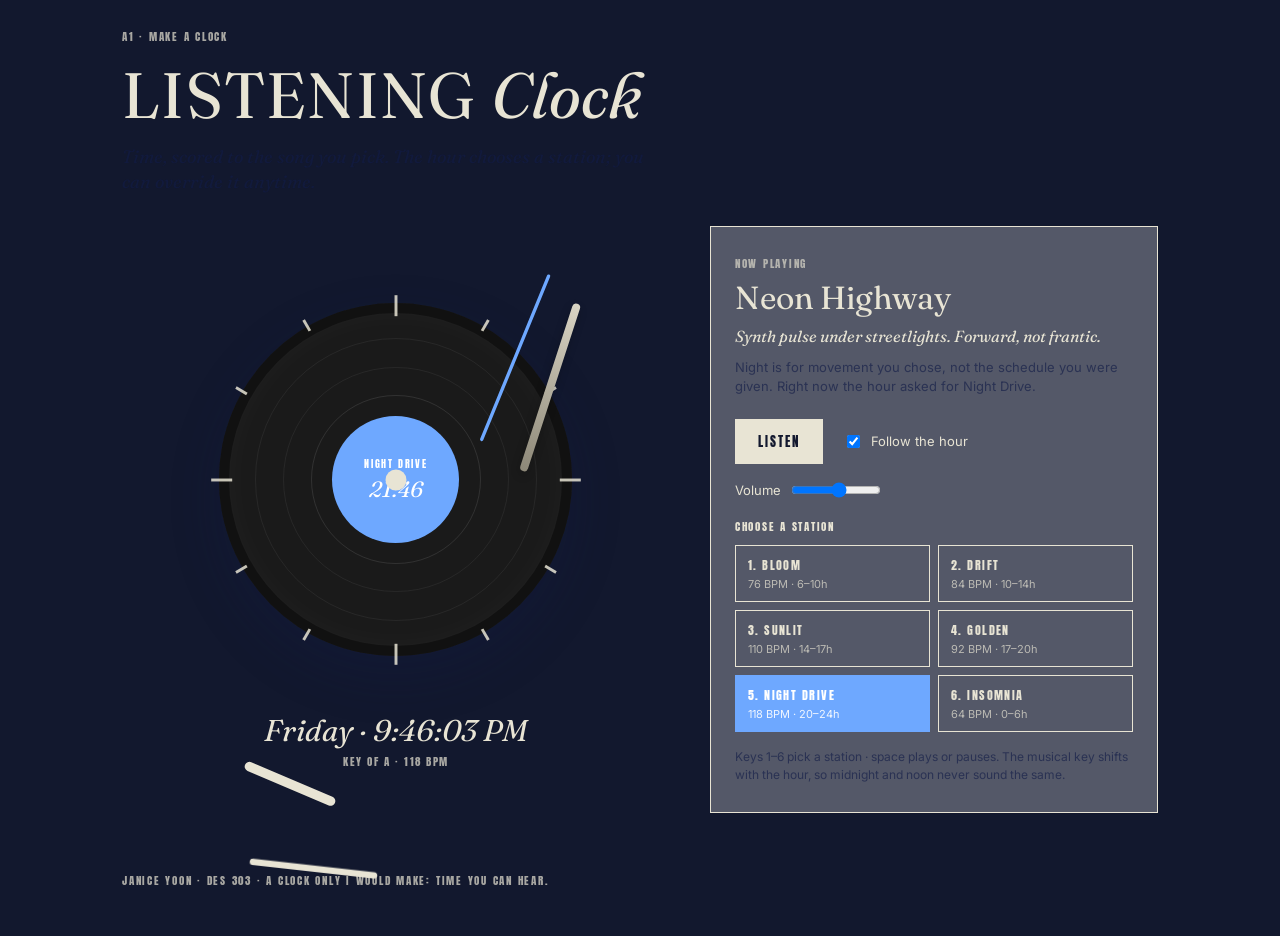
<file: clock/index.html>
<!DOCTYPE html>
<html lang="en">
<head>
  <meta charset="UTF-8">
  <meta name="viewport" content="width=device-width, initial-scale=1.0">
  <title>Listening Clock — Janice Yoon</title>
  <meta name="description" content="A clock that tells time through the music you choose.">
  <link rel="stylesheet" href="styles.css">
</head>
<body>
  <div class="grain" aria-hidden="true"></div>

  <header class="top">
    <p class="kicker">A1 · Make a Clock</p>
    <h1>Listening <em>Clock</em></h1>
    <p class="lede">Time, scored to the song you pick. The hour chooses a station; you can override it anytime.</p>
  </header>

  <main class="stage">
    <section class="clock-column" aria-label="Clock">
      <div class="vinyl-wrap" id="vinylWrap">
        <div class="vinyl" id="vinyl" aria-hidden="true">
          <div class="groove"></div>
          <div class="groove g2"></div>
          <div class="groove g3"></div>
          <div class="label" id="recordLabel">
            <span class="label-station" id="labelStation">Bloom</span>
            <span class="label-time" id="labelTime">00:00</span>
          </div>
        </div>

        <svg class="hands" viewBox="0 0 200 200" role="img" aria-labelledby="clockTitle clockDesc">
          <title id="clockTitle">Analog clock</title>
          <desc id="clockDesc">Live analog clock with hour, minute, and second hands.</desc>
          <g class="ticks" id="ticks"></g>
          <line id="hourHand" class="hand hour" x1="100" y1="100" x2="100" y2="58" />
          <line id="minuteHand" class="hand minute" x1="100" y1="100" x2="100" y2="42" />
          <line id="secondHand" class="hand second" x1="100" y1="112" x2="100" y2="28" />
          <circle class="cap" cx="100" cy="100" r="5" />
        </svg>

        <div class="arm" id="arm" aria-hidden="true"></div>
      </div>

      <p class="digital" id="digital">Tuesday · 00:00:00</p>
      <p class="key-line" id="keyLine">Key of C · 76 BPM</p>
    </section>

    <section class="panel" aria-label="Music choices">
      <div class="now">
        <p class="now-kicker">Now playing</p>
        <h2 id="trackName">Morning Garden</h2>
        <p class="now-mood" id="trackMood">Petals opening. Soft guitar of a slow morning.</p>
        <p class="now-why" id="trackWhy"></p>
      </div>

      <div class="controls">
        <button type="button" class="play" id="playBtn" aria-pressed="false">
          <span class="play-icon" id="playIcon">Listen</span>
        </button>
        <label class="follow">
          <input type="checkbox" id="followHour" checked>
          Follow the hour
        </label>
        <label class="vol">
          Volume
          <input type="range" id="volume" min="0" max="1" step="0.01" value="0.55">
        </label>
      </div>

      <p class="choose">Choose a station</p>
      <div class="stations" id="stations" role="listbox" aria-label="Music stations"></div>

      <p class="hint">Keys 1–6 pick a station · space plays or pauses. The musical key shifts with the hour, so midnight and noon never sound the same.</p>
    </section>
  </main>

  <footer class="foot">
    <p>Janice Yoon · DES 303 · A clock only I would make: time you can hear.</p>
  </footer>

  <script src="app.js"></script>
</body>
</html>
</file>
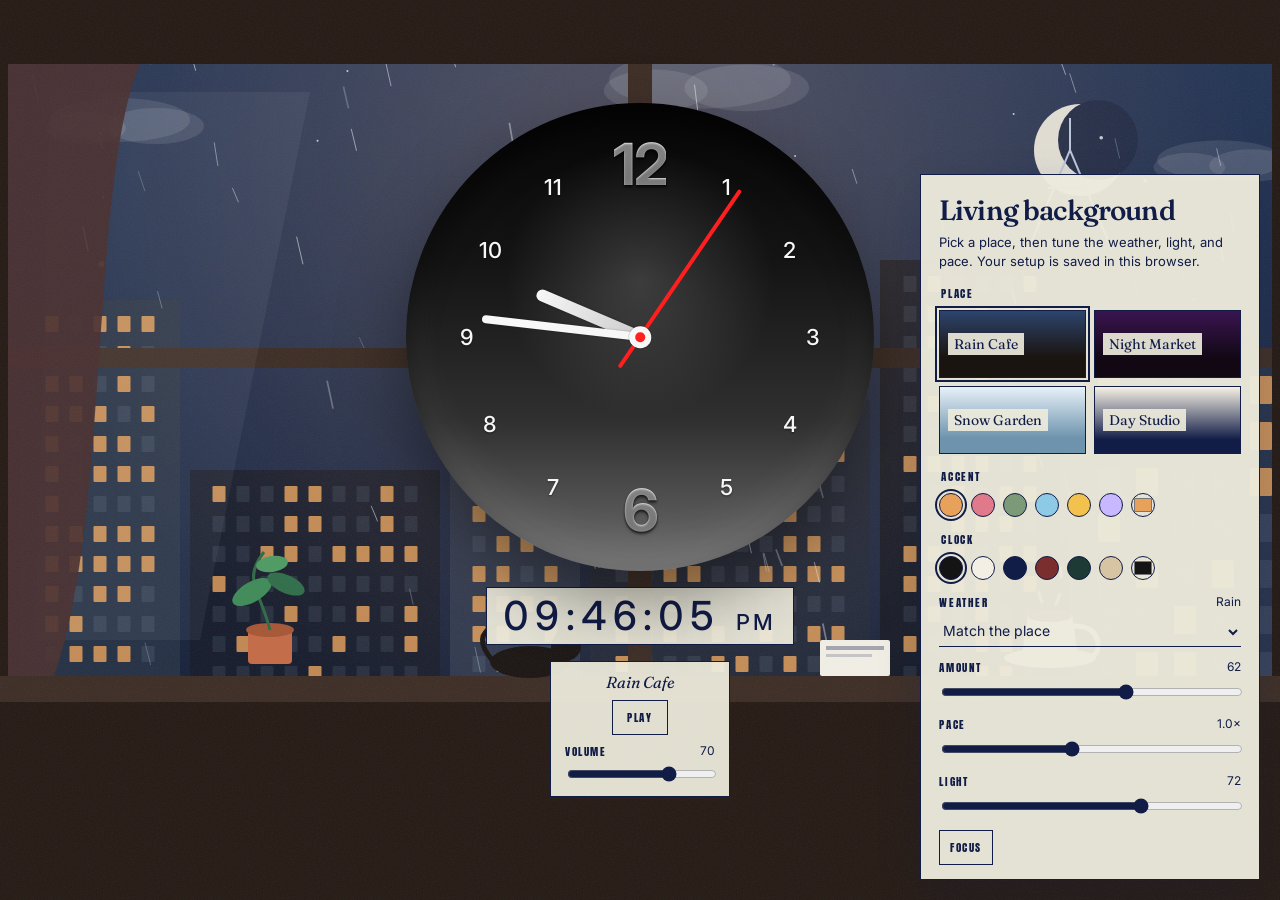
<file: motion/index.html>
<!DOCTYPE html>
<html lang="en">
<head>
	<meta charset="UTF-8">
	<meta name="viewport" content="width=device-width, initial-scale=1">
	<title>Living Background — Janice Yoon</title>
	<meta name="description" content="A public, customizable motion background. Change the place, weather, light, and pace, then share a link to your setup.">
	<meta property="og:title" content="Living Background — Janice Yoon">
	<meta property="og:description" content="A customizable motion background. Change the place, weather, light, and pace.">
	<link rel="stylesheet" href="styles.css">
</head>
<body data-scene="cafe">
	<div id="back" aria-hidden="true"></div>
	<canvas id="weather" aria-hidden="true"></canvas>
	<div class="lamp-glow" aria-hidden="true"></div>
	<div id="front" aria-hidden="true"></div>
	<div class="grain" aria-hidden="true"></div>

	<div class="hero-clock">
		<div class="clock-stack">
		<div class="clock-face" id="clock-face" role="img" aria-label="Current time">
			<div class="note-field" id="note-field" aria-hidden="true"></div>
			<span class="num major" style="--a: 0deg">12</span>
			<span class="num" style="--a: 30deg">1</span>
			<span class="num" style="--a: 60deg">2</span>
			<span class="num" style="--a: 90deg">3</span>
			<span class="num" style="--a: 120deg">4</span>
			<span class="num" style="--a: 150deg">5</span>
			<span class="num major" style="--a: 180deg">6</span>
			<span class="num" style="--a: 210deg">7</span>
			<span class="num" style="--a: 240deg">8</span>
			<span class="num" style="--a: 270deg">9</span>
			<span class="num" style="--a: 300deg">10</span>
			<span class="num" style="--a: 330deg">11</span>
			<div class="hand-pivot hour" id="hour-hand"><span class="blade"></span></div>
			<div class="hand-pivot minute" id="minute-hand"><span class="blade"></span></div>
			<div class="hand-pivot second" id="second-hand"><span class="blade"></span><span class="tail"></span></div>
			<div class="clock-hub"></div>
		</div>
		<p class="digital-time" id="digital-time"><span id="digital-digits">12:00:00</span> <span class="digital-period" id="digital-period">AM</span></p>
		<div class="music-controls" id="music-controls">
			<p class="song-name" id="song-name">Rain Cafe</p>
			<button type="button" id="theme-toggle" class="theme-toggle" aria-pressed="false">Play</button>
			<label class="volume-label">
				<span>Volume <em id="volume-val">70</em></span>
				<input id="theme-volume" type="range" min="0" max="100" value="70" aria-label="Theme volume">
			</label>
		</div>
		</div>
	</div>

	<button type="button" id="toggle" class="toggle">Customize</button>
	<button type="button" id="focus-exit" class="focus-exit">Show controls</button>

	<aside class="panel" id="panel" aria-label="Customize the background">
		<div class="panel-head">
			<h1>Living background</h1>
			<p>Pick a place, then tune the weather, light, and pace. Your setup is saved in this browser.</p>
		</div>

		<fieldset>
			<legend>Place</legend>
			<div class="scenes">
				<button type="button" class="scene-btn" data-scene="cafe" aria-pressed="true"><span>Rain Cafe</span></button>
				<button type="button" class="scene-btn" data-scene="market" aria-pressed="false"><span>Night Market</span></button>
				<button type="button" class="scene-btn" data-scene="snow" aria-pressed="false"><span>Snow Garden</span></button>
				<button type="button" class="scene-btn" data-scene="studio" aria-pressed="false"><span>Day Studio</span></button>
			</div>
		</fieldset>

		<fieldset>
			<legend>Accent</legend>
			<div class="swatches" id="swatches"></div>
		</fieldset>

		<fieldset>
			<legend>Clock</legend>
			<div class="swatches" id="clock-swatches"></div>
		</fieldset>

		<label class="slider">
			<span>Weather <em id="weather-label">Rain</em></span>
			<select id="weather-kind">
				<option value="auto">Match the place</option>
				<option value="rain">Rain</option>
				<option value="snow">Snow</option>
				<option value="petals">Petals</option>
				<option value="fireflies">Fireflies</option>
				<option value="clear">Clear</option>
			</select>
		</label>

		<label class="slider">
			<span>Amount <em id="density-val">62</em></span>
			<input id="density" type="range" min="0" max="100" value="62">
		</label>

		<label class="slider">
			<span>Pace <em id="speed-val">1.0×</em></span>
			<input id="speed" type="range" min="40" max="180" value="100">
		</label>

		<label class="slider">
			<span>Light <em id="light-val">72</em></span>
			<input id="light" type="range" min="15" max="100" value="72">
		</label>

		<div class="actions">
			<button type="button" id="focus">Focus</button>
		</div>
	</aside>

	<script src="app.js?v=3"></script>
</body>
</html>
</file>
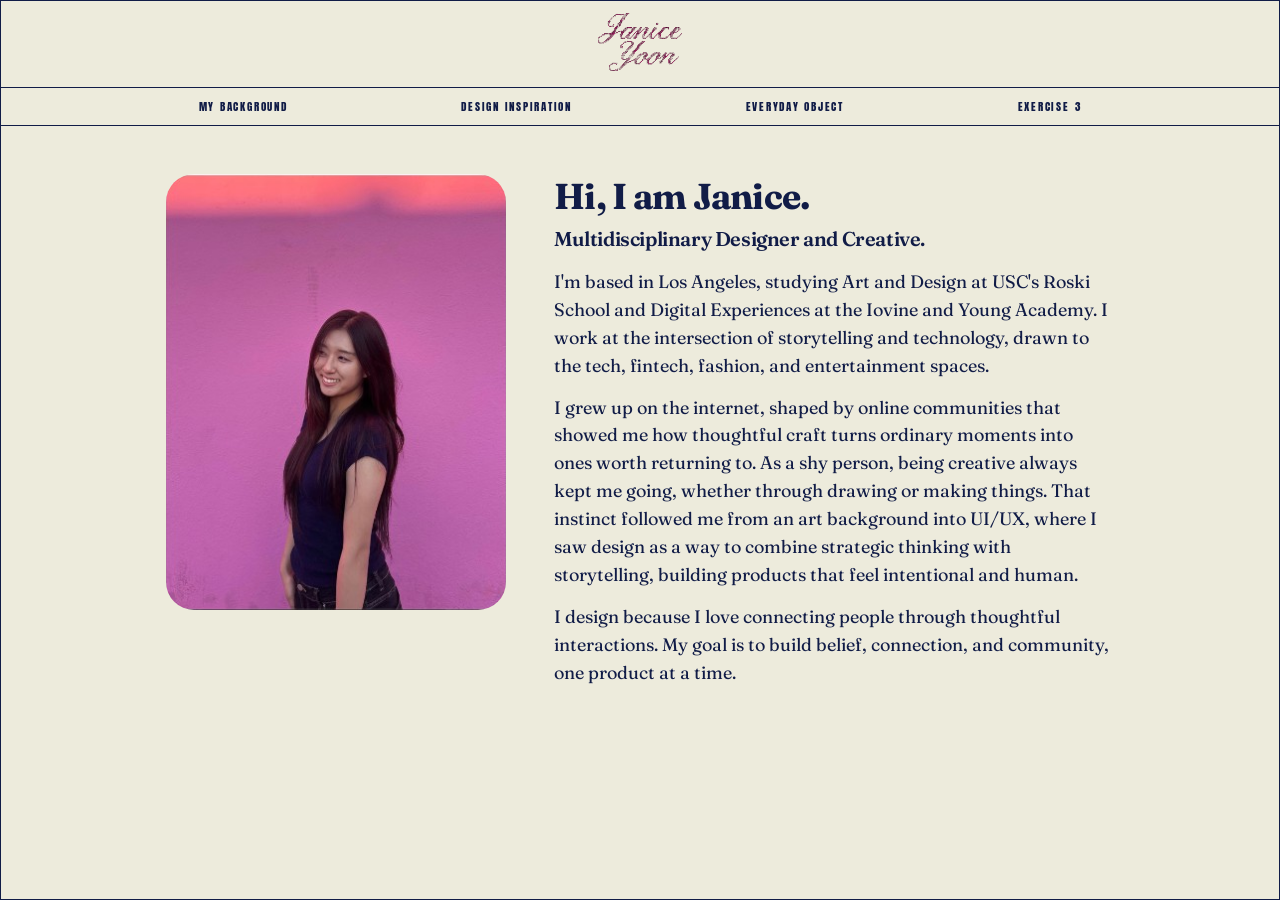
<file: pages/about.html>
<!DOCTYPE html>
<html lang="en">
<head>
	<meta charset="UTF-8">
	<title>About Me — Janice</title>
	<link rel="stylesheet" type="text/css" href="../css/stylesheet.css?v=45">
</head>
<body>
	<header>
		<div class="site-header">
			<div class="header-side header-left"></div>
			<h1><a href="../index.html"><img src="../img/janice-yoon.png" alt="Janice Yoon"></a></h1>
			<div class="header-side header-right"></div>
		</div>
		<div class="announce">
			<a href="my-background.html">My Background</a>
			<a href="design-inspiration.html">Design Inspiration</a>
			<a href="everyday-object.html">Everyday Object</a>
			<a href="exercise-3.html">Exercise 3</a>
		</div>
	</header>
	<div class="page-body">
		<section class="about-layout">
			<img src="../img/janice-portrait.png" alt="Janice standing in front of a pink wall">
			<div class="about-copy">
				<h3>Hi, I am Janice.</h3>
				<p class="about-role">Multidisciplinary Designer and Creative.</p>
				<p>I'm based in Los Angeles, studying Art and Design at USC's Roski School and Digital Experiences at the Iovine and Young Academy. I work at the intersection of storytelling and technology, drawn to the tech, fintech, fashion, and entertainment spaces.</p>
				<p>I grew up on the internet, shaped by online communities that showed me how thoughtful craft turns ordinary moments into ones worth returning to. As a shy person, being creative always kept me going, whether through drawing or making things. That instinct followed me from an art background into UI/UX, where I saw design as a way to combine strategic thinking with storytelling, building products that feel intentional and human.</p>
				<p>I design because I love connecting people through thoughtful interactions. My goal is to build belief, connection, and community, one product at a time.</p>
			</div>
		</section>
	</div>
</body>
</html>
</file>
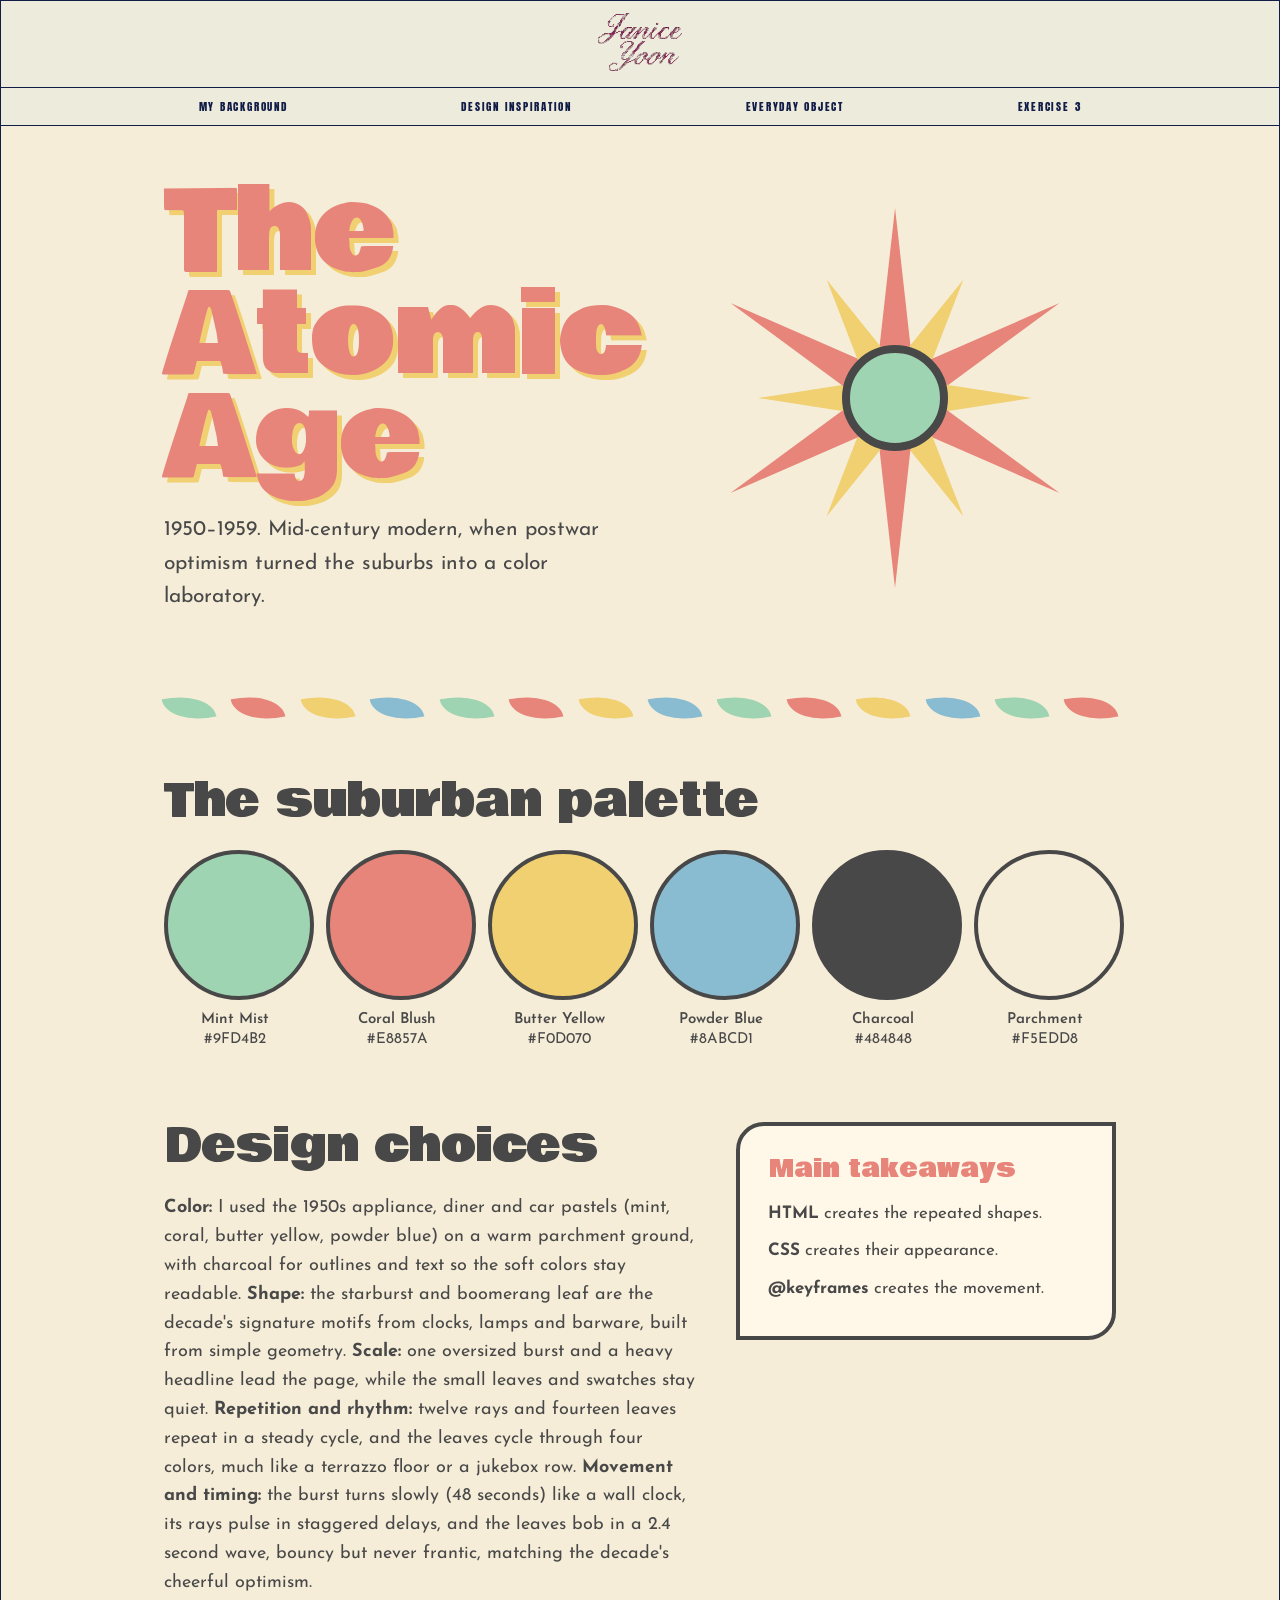
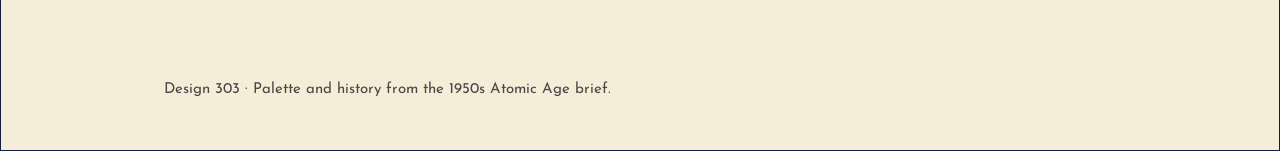
<file: pages/exercise-3.html>
<!DOCTYPE html>
<html lang="en">
<head>
  <meta charset="UTF-8">
  <meta name="viewport" content="width=device-width, initial-scale=1, viewport-fit=cover">
  <title>Exercise 3 — The Atomic Age</title>
  <link rel="stylesheet" type="text/css" href="../css/stylesheet.css?v=45">
  <link href="https://fonts.googleapis.com/css2?family=Bowlby+One&family=Josefin+Sans:wght@400;600&display=swap" rel="stylesheet">
  <style>
    .atomic {
      --mint: #9FD4B2;
      --coral: #E8857A;
      --butter: #F0D070;
      --powder: #8ABCD1;
      --char: #484848;
      --parch: #F5EDD8;
      --bg: var(--parch);
      --ink: var(--char);
      --card: #fff8e8;
      background: var(--bg);
      color: var(--ink);
      font: 400 18px/1.6 "Josefin Sans", Futura, "Trebuchet MS", sans-serif;
      overflow-x: hidden;
    }

    @media (prefers-color-scheme: dark) {
      .atomic {
        --bg: #3a3a3a;
        --ink: #F5EDD8;
        --card: #484848;
      }
    }

    .atomic .wrap {
      max-width: 1000px;
      margin: 0 auto;
      padding: 0 24px;
      box-sizing: border-box;
    }

    .atomic .hero {
      display: grid;
      grid-template-columns: 1.1fr 1fr;
      align-items: center;
      gap: 24px;
      padding: 56px 0 24px;
      margin: 0;
      min-height: 0;
    }

    .atomic h1 {
      font: 400 clamp(52px, 10vw, 112px) / 0.92 "Bowlby One", Impact, sans-serif;
      margin: 0;
      color: var(--coral);
      text-shadow: 5px 5px 0 var(--butter);
      text-align: left;
    }

    .atomic .hero p {
      max-width: 34ch;
      font-size: 21px;
      margin: 22px 0 0;
      line-height: 1.6;
      color: var(--ink);
      font-family: "Josefin Sans", Futura, "Trebuchet MS", sans-serif;
    }

    .atomic .burst {
      position: relative;
      width: min(380px, 80vw);
      aspect-ratio: 1;
      margin: auto;
      animation: atomic-spin 48s linear infinite;
    }

    .atomic .ray {
      position: absolute;
      left: 50%;
      top: 0;
      width: 34px;
      height: 50%;
      margin-left: -17px;
      transform-origin: 50% 100%;
      transform: rotate(calc(var(--i) * 30deg));
    }

    .atomic .ray::before {
      content: "";
      position: absolute;
      inset: 0;
      background: var(--coral);
      clip-path: polygon(50% 0, 100% 80%, 50% 100%, 0 80%);
      animation: atomic-pulse 3.6s ease-in-out infinite;
      animation-delay: calc(var(--i) * -0.3s);
      transform-origin: 50% 100%;
    }

    .atomic .ray:nth-child(even)::before {
      background: var(--butter);
      height: 72%;
      top: 28%;
    }

    .atomic .core {
      position: absolute;
      inset: 36%;
      border-radius: 50%;
      background: var(--mint);
      border: 8px solid var(--char);
    }

    .atomic .wave {
      display: flex;
      justify-content: space-between;
      padding: 56px 0;
    }

    .atomic .leaf {
      width: 5.2%;
      aspect-ratio: 1.8;
      border-radius: 0 100% 0 100%;
      transform: rotate(-12deg);
      animation: atomic-bob 2.4s ease-in-out infinite;
      animation-delay: calc(var(--i) * -0.17s);
    }

    .atomic .leaf:nth-child(4n+1) { background: var(--mint); }
    .atomic .leaf:nth-child(4n+2) { background: var(--coral); }
    .atomic .leaf:nth-child(4n+3) { background: var(--butter); }
    .atomic .leaf:nth-child(4n) { background: var(--powder); }

    .atomic h2 {
      font: 400 clamp(30px, 5vw, 46px) / 1.05 "Bowlby One", Impact, sans-serif;
      margin: 0 0 24px;
      color: var(--ink);
    }

    .atomic .pal {
      display: grid;
      grid-template-columns: repeat(auto-fit, minmax(130px, 1fr));
      gap: 20px;
    }

    .atomic .sw {
      text-align: center;
      font-size: 15px;
      line-height: 1.35;
    }

    .atomic .sw i {
      display: block;
      width: 100%;
      aspect-ratio: 1;
      border-radius: 50%;
      margin-bottom: 10px;
      border: 4px solid var(--char);
      animation: atomic-pop 5s ease-in-out infinite;
      animation-delay: calc(var(--i) * 0.4s);
    }

    .atomic .sw b {
      display: block;
      font-weight: 600;
    }

    .atomic .why {
      display: grid;
      grid-template-columns: 1.4fr 1fr;
      gap: 40px;
      padding: 72px 0 40px;
    }

    .atomic .why p {
      margin: 0 0 16px;
      max-width: 60ch;
      font-size: 18px;
      line-height: 1.6;
      color: var(--ink);
      font-family: "Josefin Sans", Futura, "Trebuchet MS", sans-serif;
    }

    .atomic .take {
      background: var(--card);
      border: 4px solid var(--char);
      border-radius: 28px 0 28px 0;
      padding: 24px 28px;
      align-self: start;
    }

    .atomic .take h3 {
      font: 400 24px "Bowlby One", Impact, sans-serif;
      margin: 0 0 12px;
      color: var(--coral);
    }

    .atomic .take p {
      margin: 0 0 10px;
      font-size: 17px;
    }

    .atomic footer {
      padding: 24px 0 48px;
      font-size: 15px;
    }

    @keyframes atomic-spin { to { transform: rotate(360deg); } }
    @keyframes atomic-pulse { 50% { transform: scaleY(0.8); } }
    @keyframes atomic-bob { 50% { transform: translateY(-22px) rotate(8deg); } }
    @keyframes atomic-pop { 50% { transform: scale(1.07); } }

    @media (max-width: 720px) {
      .atomic .hero,
      .atomic .why { grid-template-columns: 1fr; }
      .atomic .hero { padding-top: 32px; }
    }

    @media (prefers-reduced-motion: reduce) {
      .atomic *,
      .atomic *::before { animation: none !important; }
    }
  </style>
</head>
<body>
  <header>
    <div class="site-header">
      <div class="header-side header-left"></div>
      <h1><a href="../index.html"><img src="../img/janice-yoon.png" alt="Janice Yoon"></a></h1>
      <div class="header-side header-right"></div>
    </div>
    <div class="announce">
      <a href="my-background.html">My Background</a>
      <a href="design-inspiration.html">Design Inspiration</a>
      <a href="everyday-object.html">Everyday Object</a>
      <a href="exercise-3.html">Exercise 3</a>
    </div>
  </header>

  <main class="atomic">
    <div class="wrap">
      <section class="hero">
        <div>
          <h1>The Atomic Age</h1>
          <p>1950–1959. Mid-century modern, when postwar optimism turned the suburbs into a color laboratory.</p>
        </div>
        <div class="burst" aria-hidden="true">
          <div class="ray" style="--i:0"></div><div class="ray" style="--i:1"></div><div class="ray" style="--i:2"></div>
          <div class="ray" style="--i:3"></div><div class="ray" style="--i:4"></div><div class="ray" style="--i:5"></div>
          <div class="ray" style="--i:6"></div><div class="ray" style="--i:7"></div><div class="ray" style="--i:8"></div>
          <div class="ray" style="--i:9"></div><div class="ray" style="--i:10"></div><div class="ray" style="--i:11"></div>
          <div class="core"></div>
        </div>
      </section>

      <div class="wave" aria-hidden="true">
        <div class="leaf" style="--i:0"></div><div class="leaf" style="--i:1"></div><div class="leaf" style="--i:2"></div>
        <div class="leaf" style="--i:3"></div><div class="leaf" style="--i:4"></div><div class="leaf" style="--i:5"></div>
        <div class="leaf" style="--i:6"></div><div class="leaf" style="--i:7"></div><div class="leaf" style="--i:8"></div>
        <div class="leaf" style="--i:9"></div><div class="leaf" style="--i:10"></div><div class="leaf" style="--i:11"></div>
        <div class="leaf" style="--i:12"></div><div class="leaf" style="--i:13"></div>
      </div>

      <section>
        <h2>The suburban palette</h2>
        <div class="pal">
          <div class="sw" style="--i:0"><i style="background:var(--mint)"></i><b>Mint Mist</b>#9FD4B2</div>
          <div class="sw" style="--i:1"><i style="background:var(--coral)"></i><b>Coral Blush</b>#E8857A</div>
          <div class="sw" style="--i:2"><i style="background:var(--butter)"></i><b>Butter Yellow</b>#F0D070</div>
          <div class="sw" style="--i:3"><i style="background:var(--powder)"></i><b>Powder Blue</b>#8ABCD1</div>
          <div class="sw" style="--i:4"><i style="background:var(--char)"></i><b>Charcoal</b>#484848</div>
          <div class="sw" style="--i:5"><i style="background:var(--parch)"></i><b>Parchment</b>#F5EDD8</div>
        </div>
      </section>

      <section class="why">
        <div>
          <h2>Design choices</h2>
          <p><b>Color:</b> I used the 1950s appliance, diner and car pastels (mint, coral, butter yellow, powder blue) on a warm parchment ground, with charcoal for outlines and text so the soft colors stay readable. <b>Shape:</b> the starburst and boomerang leaf are the decade's signature motifs from clocks, lamps and barware, built from simple geometry. <b>Scale:</b> one oversized burst and a heavy headline lead the page, while the small leaves and swatches stay quiet. <b>Repetition and rhythm:</b> twelve rays and fourteen leaves repeat in a steady cycle, and the leaves cycle through four colors, much like a terrazzo floor or a jukebox row. <b>Movement and timing:</b> the burst turns slowly (48 seconds) like a wall clock, its rays pulse in staggered delays, and the leaves bob in a 2.4 second wave, bouncy but never frantic, matching the decade's cheerful optimism.</p>
        </div>
        <aside class="take">
          <h3>Main takeaways</h3>
          <p><b>HTML</b> creates the repeated shapes.</p>
          <p><b>CSS</b> creates their appearance.</p>
          <p><b>@keyframes</b> creates the movement.</p>
        </aside>
      </section>

      <footer>Design 303 · Palette and history from the 1950s Atomic Age brief.</footer>
    </div>
  </main>
</body>
</html>
</file>
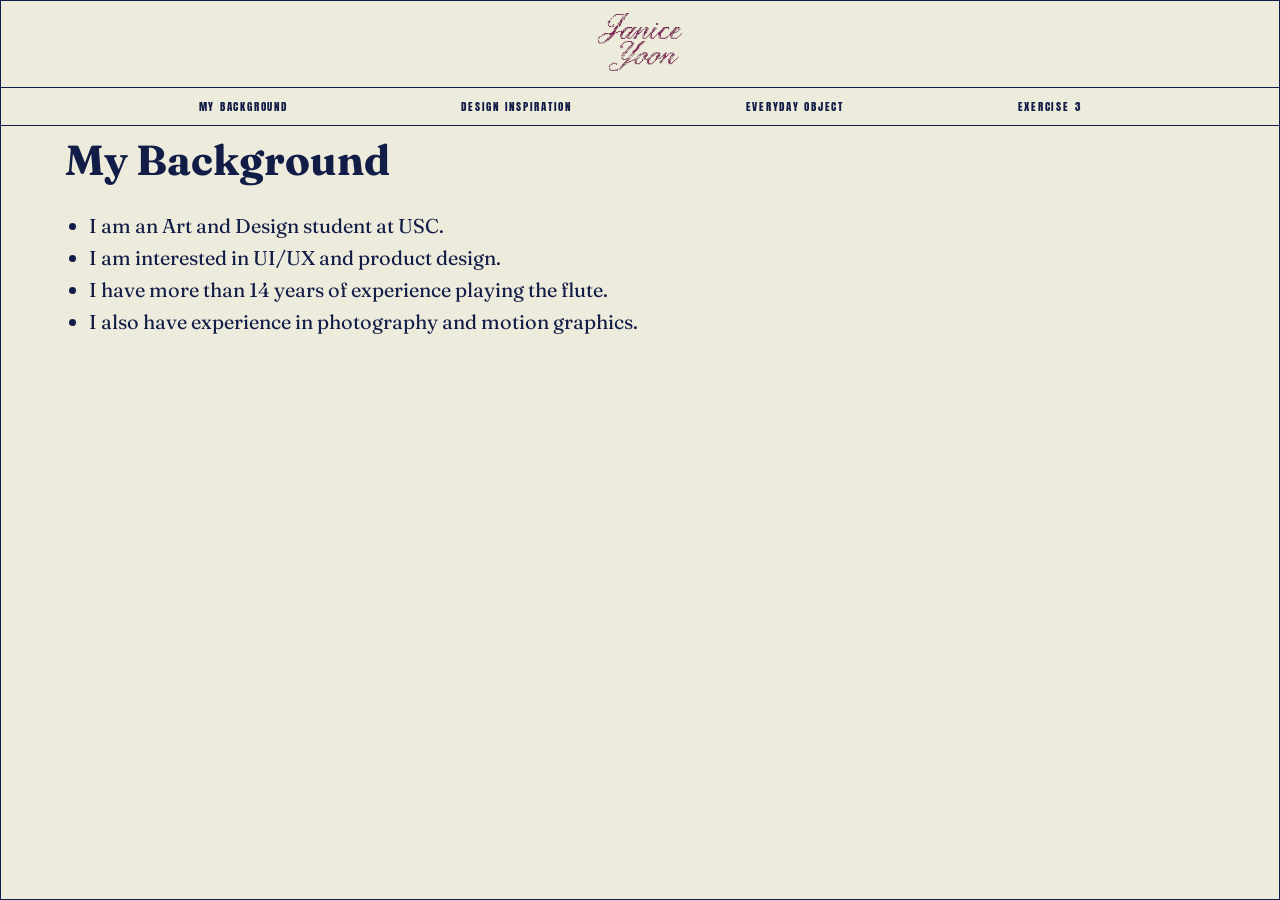
<file: pages/my-background.html>
<!DOCTYPE html>
<html lang="en">
<head>
  <meta charset="UTF-8">
  <title>My Background — Janice</title>
  <link rel="stylesheet" type="text/css" href="../css/stylesheet.css?v=45">
</head>
<body>
  <header>
    <div class="site-header">
      <div class="header-side header-left"></div>
      <h1><a href="../index.html"><img src="../img/janice-yoon.png" alt="Janice Yoon"></a></h1>
      <div class="header-side header-right"></div>
    </div>
    <div class="announce">
      <a href="my-background.html">My Background</a>
      <a href="design-inspiration.html">Design Inspiration</a>
      <a href="everyday-object.html">Everyday Object</a>
      <a href="exercise-3.html">Exercise 3</a>
    </div>
  </header>

  <div class="page-body">
    <main class="exercise-main">
      <h2>My Background</h2>
      <ul>
        <li>I am an Art and Design student at USC.</li>
        <li>I am interested in UI/UX and product design.</li>
        <li>I have more than 14 years of experience playing the flute.</li>
        <li>I also have experience in photography and motion graphics.</li>
      </ul>
    </main>
  </div>
</body>
</html>
</file>
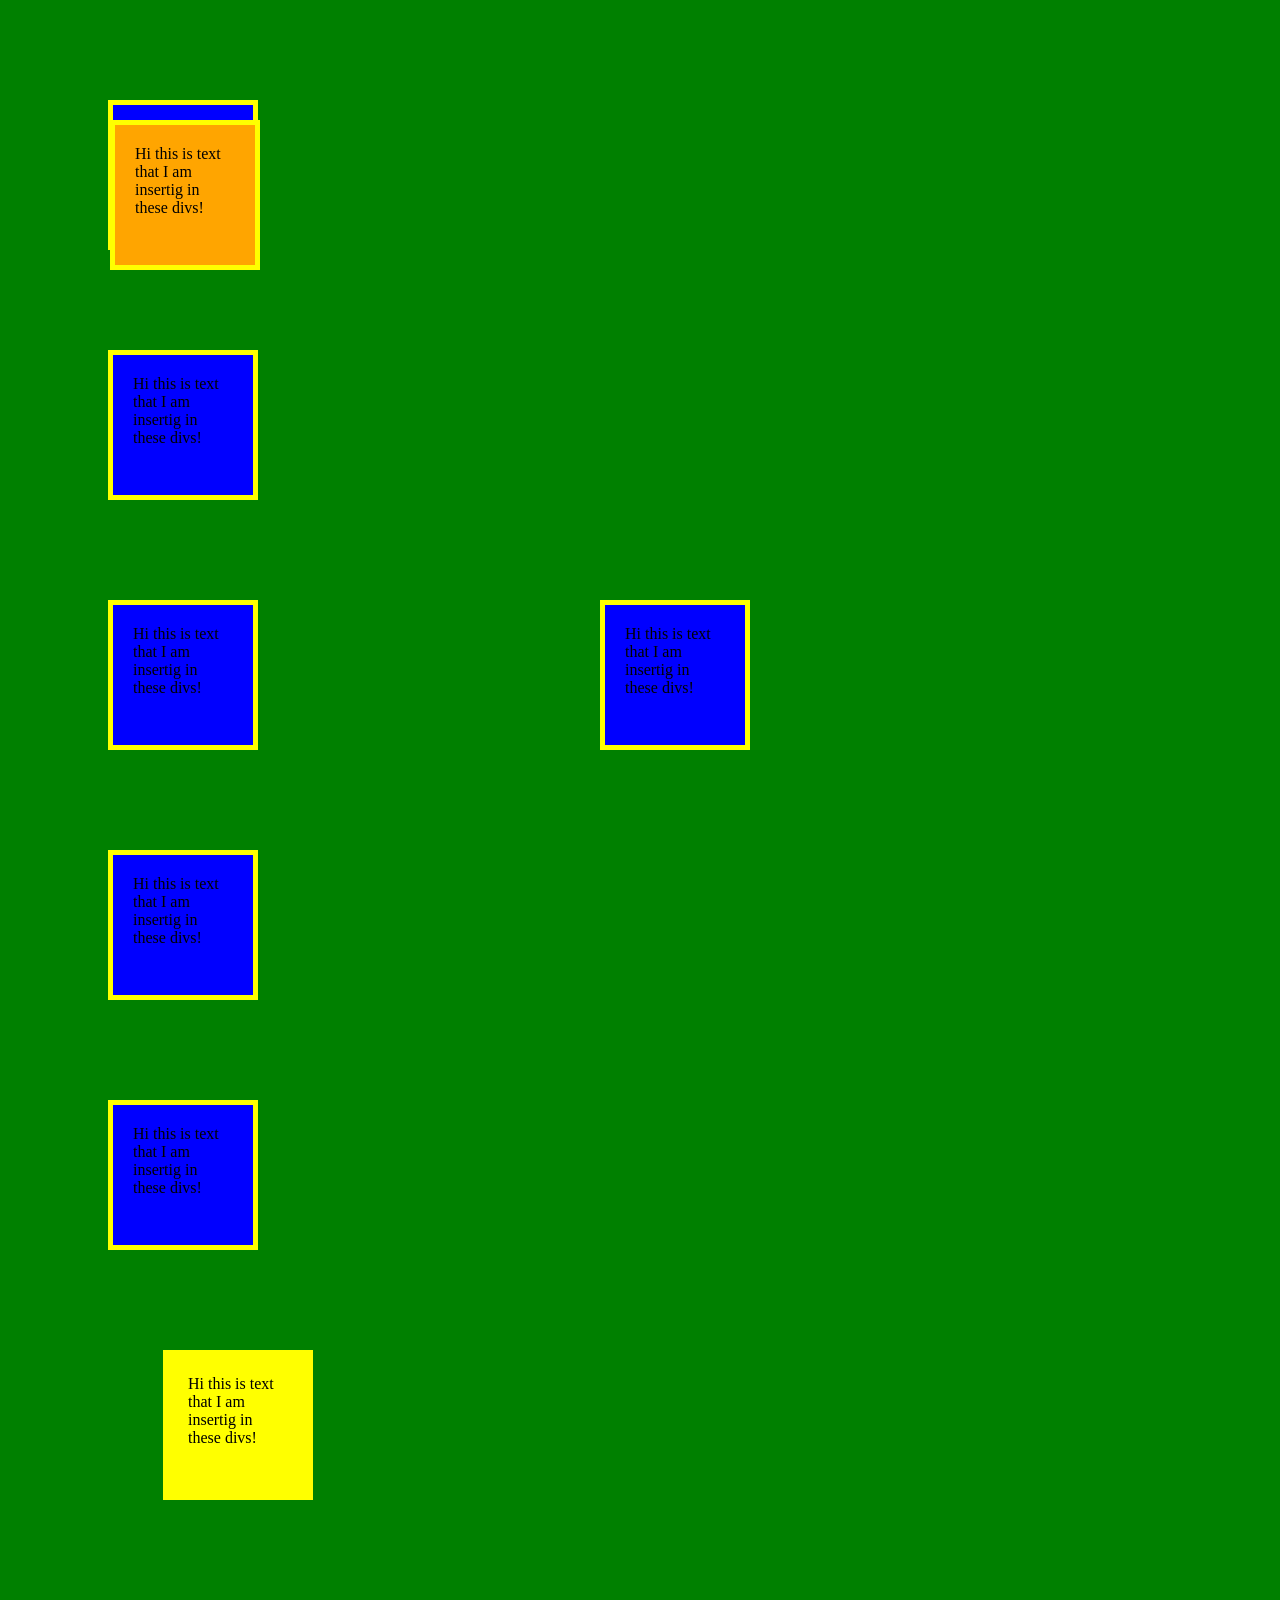
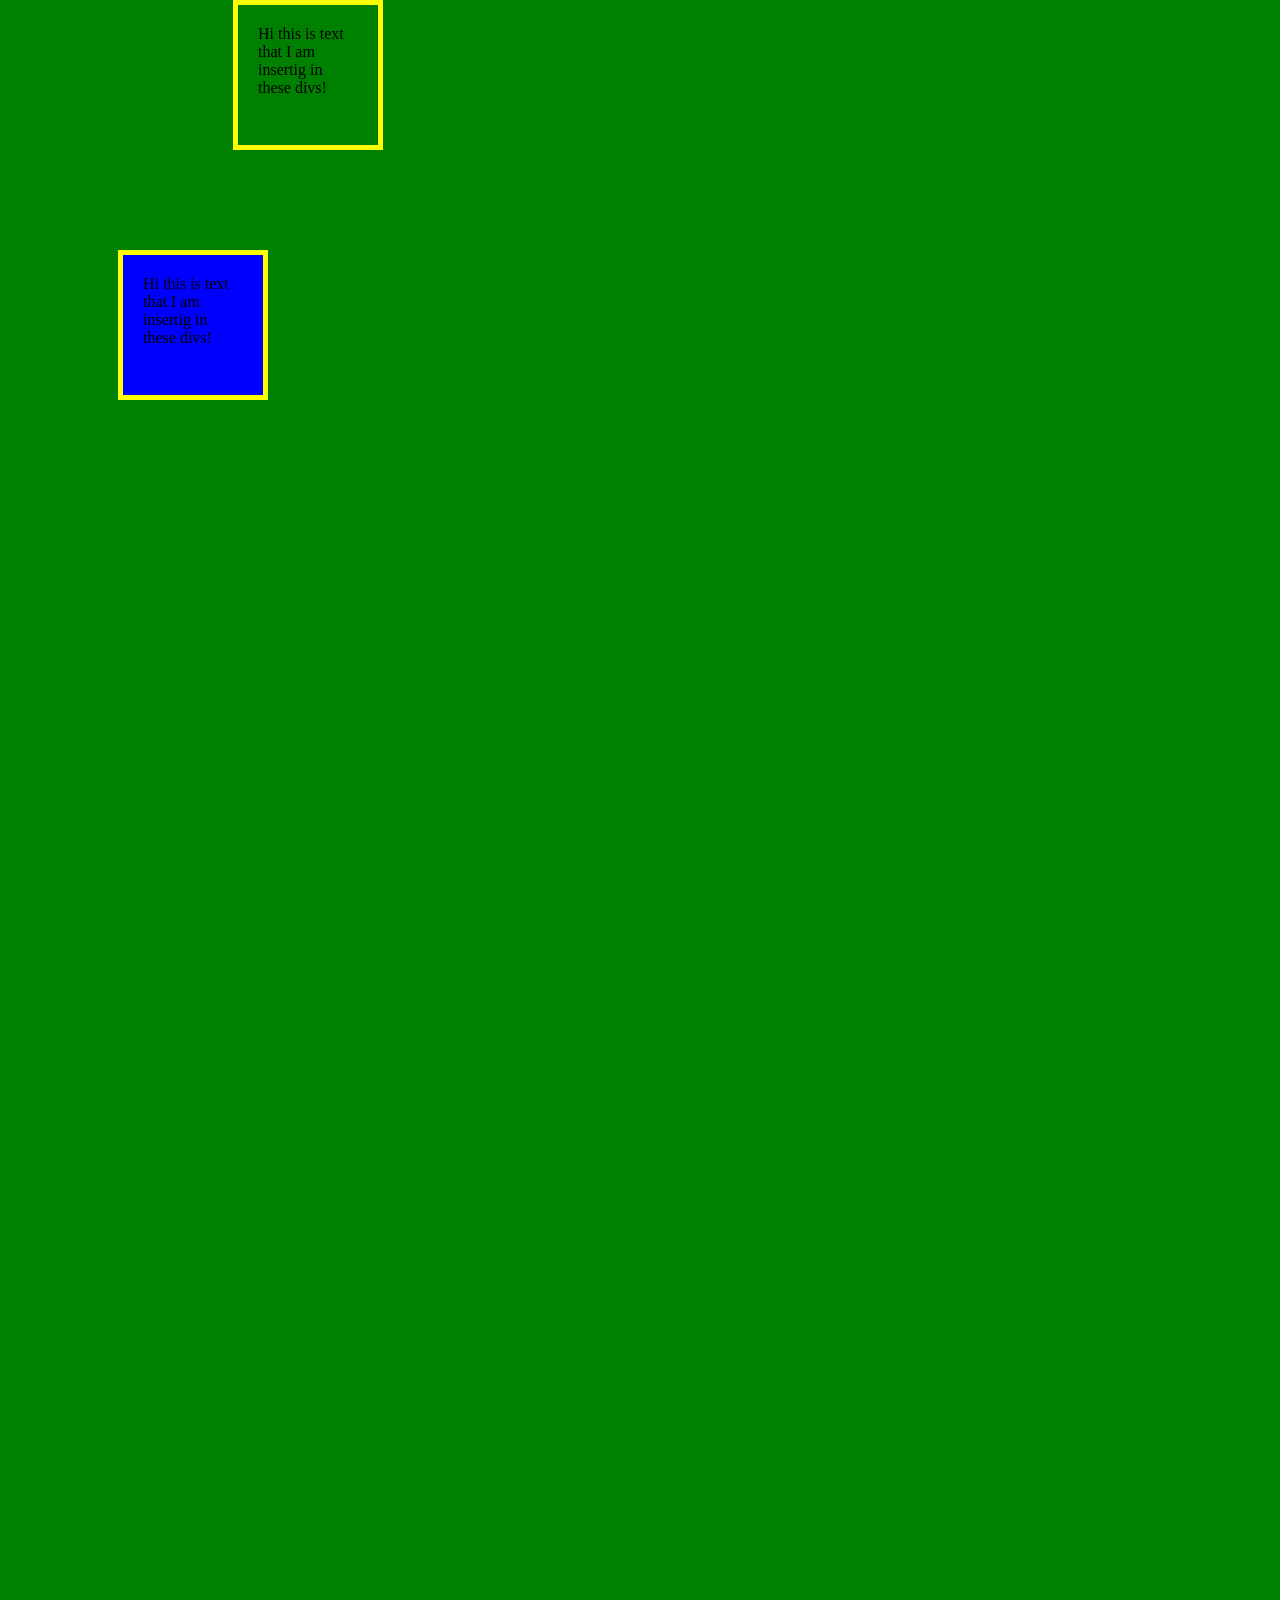
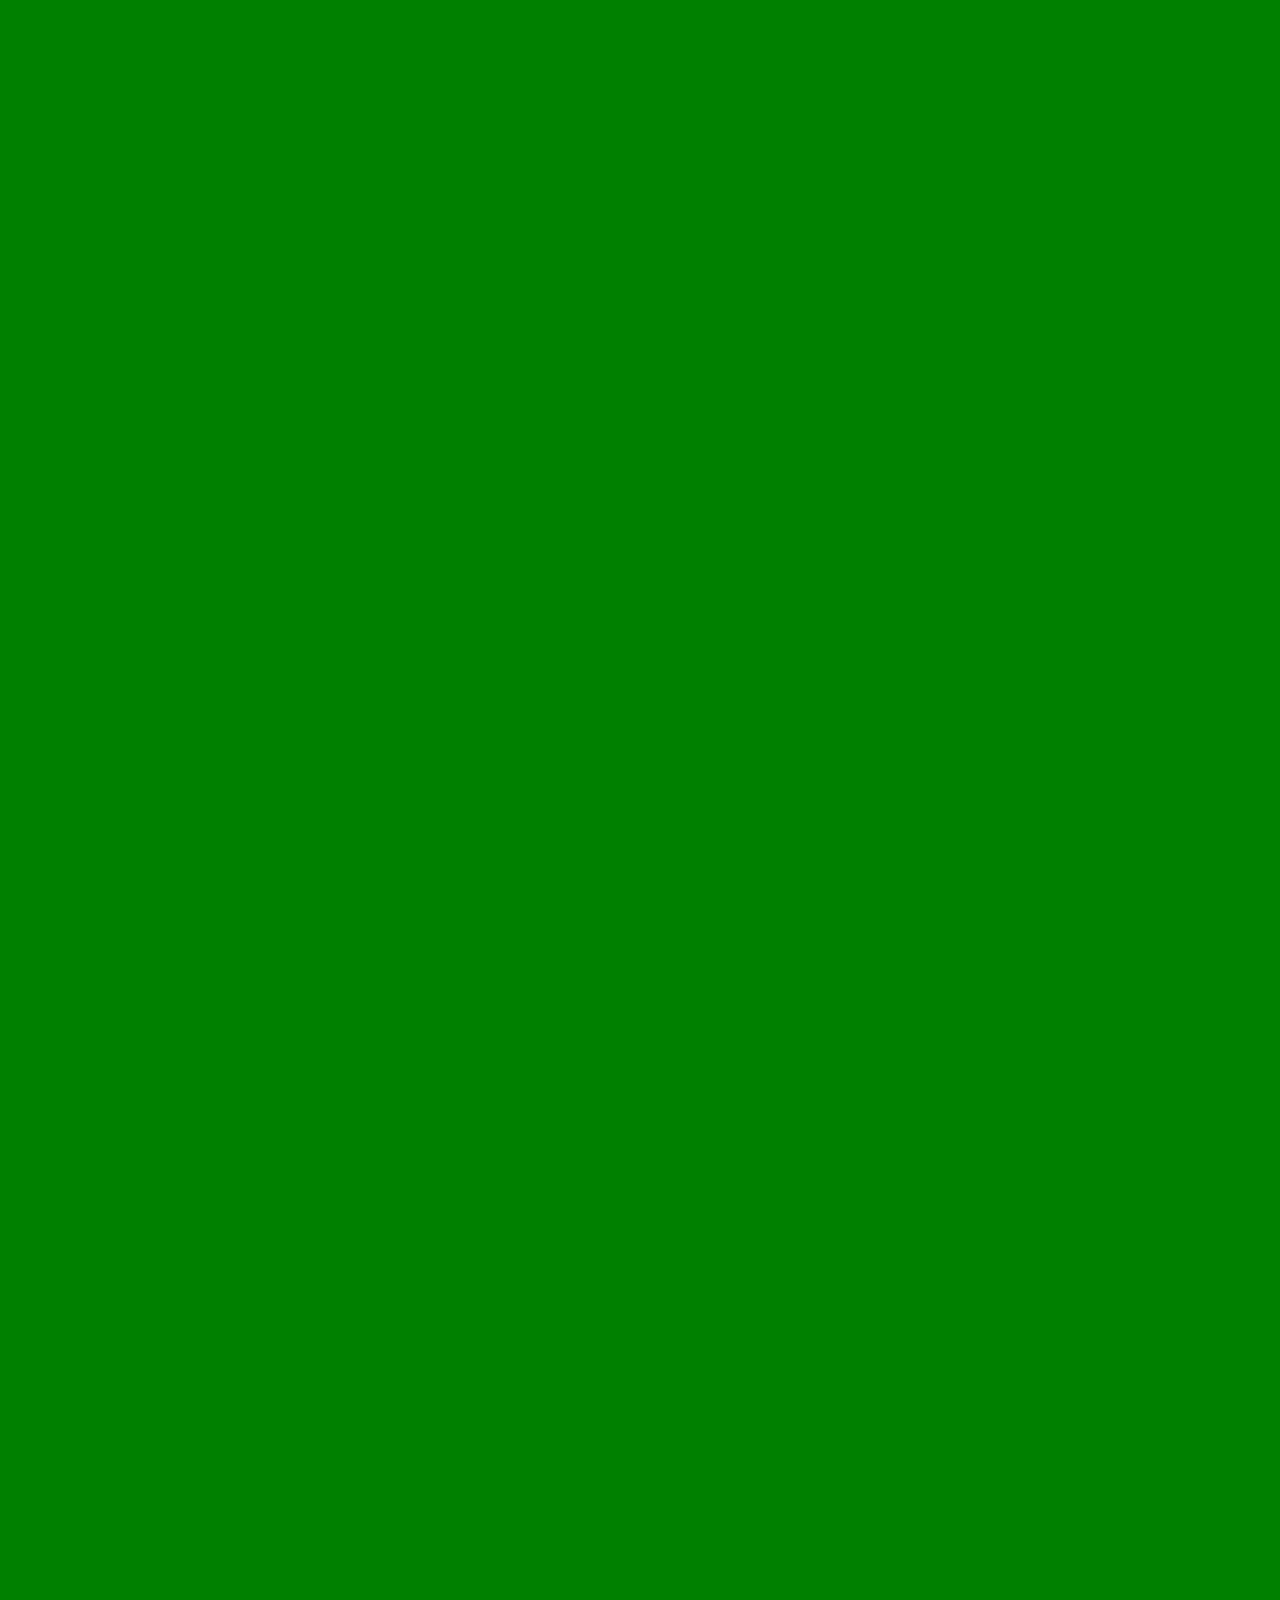
<file: practice/basicpage.html>
<!DOCTYPE html>
<html>
<head>
	<meta charset="utf-8">
	<meta name="viewport" content="width=device-width, initial-scale=1">
	<title>Basic Page Composition</title>
	<link rel="stylesheet" type="text/css" href="../css/stylesheet-basic-page-composition.css">
</head>
<body>
	<div>Hi this is text that I am insertig in these divs!</div>
	<div>Hi this is text that I am insertig in these divs!</div>
	<div>Hi this is text that I am insertig in these divs!</div>
	<div>Hi this is text that I am insertig in these divs!</div>
	<div>Hi this is text that I am insertig in these divs!</div>
</body>
	<div id="div-one"  class="red">Hi this is text that I am insertig in these divs!</div>
	<div id="div-two"  class="orange">Hi this is text that I am insertig in these divs!</div>
	<div id="div-three"  class="yellow">Hi this is text that I am insertig in these divs!</div>
	<div id="div-four"  class="green">Hi this is text that I am insertig in these divs!</div>
	<div id="div-five"  class="blue">Hi this is text that I am insertig in these divs!</div>


</html>
</file>
<file: css/stylesheet.css>
@import url("https://fonts.googleapis.com/css2?family=Anton&family=Fraunces:ital,opsz,wght@0,9..144,300;0,9..144,400;0,9..144,600;1,9..144,400&family=Inter:wght@400;500;600&display=swap");

@font-face {
	font-family: "Seramonde";
	src: url("../fonts/Seramonde-Trial.otf") format("opentype");
	unicode-range: U+0020-0022, U+0024-002F, U+003A-007E, U+00A0-024F;
}

:root {
	--font-display: "Fraunces", "Seramonde", Georgia, serif;
	--font-accent: "Anton", "Arial Narrow", sans-serif;
	--font-body: "Inter", -apple-system, sans-serif;
}

html,
body {
	margin: 0;
	background-color: #EDEBDC;
	color: #111C47;
}

body {
	min-height: 100vh;
	border: 1px solid #111C47;
	box-sizing: border-box;
	font-family: var(--font-body);
}

a {
	color: #111C47;
}

.announce {
	display: flex;
	justify-content: space-evenly;
	align-items: center;
	flex-wrap: wrap;
	gap: 8px 16px;
	background-color: #EDEBDC;
	color: #111C47;
	font-family: var(--font-accent);
	font-size: 11px;
	letter-spacing: 0.16em;
	text-transform: uppercase;
	padding: 10px 40px;
	border-bottom: 1px solid #111C47;
}

.site-header h1 a {
	display: inline-block;
	text-decoration: none;
}

.site-header {
	display: grid;
	grid-template-columns: 1fr auto 1fr;
	align-items: center;
	padding: 12px 40px 16px;
	background-color: #EDEBDC;
	border-bottom: 1px solid #111C47;
}

.header-side {
	font-family: var(--font-accent);
	font-size: 11px;
	letter-spacing: 0.16em;
	text-transform: uppercase;
	color: #111C47;
}

.announce a,
.header-side a {
	color: inherit;
	text-decoration: none;
}

.header-left,
.header-right {
	display: flex;
	gap: 28px;
}

.header-left {
	justify-self: start;
}

.header-right {
	justify-self: end;
}

.site-header h1 {
	margin: 0;
	font-size: 0;
	text-align: center;
}

.site-header h1 img {
	display: block;
	width: auto;
	max-width: 150px;
	height: auto;
	max-height: 58px;
	margin: 0 auto;
}

.page-body {
	padding: 0 16px 48px;
}
.hero {
	position: relative;
	margin: 0 0 48px 16px;
	min-height: 640px;
}

.hero-waves {
	position: absolute;
	z-index: 0;
	left: 160px;
	top: 0;
	width: calc(100% - 160px + 16px);
	height: 640px;
	object-fit: cover;
	object-position: left top;
	pointer-events: none;
}

.hero-photo {
	position: relative;
	z-index: 1;
	display: block;
	width: min(480px, 44%);
	margin: 0 0 0 8px;
}

.hero-image {
	display: block;
	width: 100%;
	height: auto;
	margin: 0;
}

.hero-intro {
	position: relative;
	z-index: 2;
	max-width: 420px;
	margin: 32px 0 24px 8px;
	color: #111C47;
	font-family: var(--font-display);
	font-size: clamp(28px, 4.2vw, 44px);
	font-weight: 400;
	line-height: 1.18;
}

.hero-intro span {
	font-style: normal;
	text-transform: uppercase;
	letter-spacing: 0.08em;
}

.hero-intro em {
	font-family: var(--font-display);
	font-style: italic;
	font-weight: 400;
	letter-spacing: 0;
	text-transform: none;
}

.hero-tagline {
	position: relative;
	z-index: 2;
	max-width: 480px;
	margin: 0 0 28px 8px;
	color: #111C47;
	font-family: var(--font-display);
	font-size: clamp(18px, 2.5vw, 26px);
	font-weight: 400;
	line-height: 1.32;
}

.hero-tagline span {
	font-style: normal;
	text-transform: uppercase;
	letter-spacing: 0.06em;
}

.hero-tagline em {
	font-style: italic;
	font-weight: 400;
	letter-spacing: 0;
	text-transform: none;
}

.hero-flower-2 {
	position: absolute;
	z-index: 3;
	top: 8px;
	left: 64%;
	width: 190px;
	height: auto;
	transform: rotate(-12deg);
	pointer-events: none;
}

.hero-flower-3 {
	position: absolute;
	z-index: 3;
	left: 12%;
	top: 455px;
	width: 190px;
	height: auto;
	transform: rotate(14deg);
	pointer-events: none;
}

.exercise-nav {
	display: flex;
	flex-wrap: wrap;
	justify-content: center;
	gap: 10px 24px;
	padding: 8px 24px 28px;
	font-size: 18px;
}

.exercise-nav a {
	color: #111C47;
	font-family: var(--font-display);
}

.exercise-nav a.current {
	color: #111C47;
	background: none;
	padding: 0;
}

.exercise-main {
	padding: 8px 48px 80px;
	max-width: 1100px;
}

.exercise-main h2 {
	color: #111C47;
	font-size: 42px;
	margin: 0 0 24px;
}

.exercise-main ul {
	list-style-type: disc;
	padding-left: 1.2em;
	font-size: 20px;
	line-height: 1.6;
	font-family: var(--font-display);
}

.exercise-main p,
.exercise-main a {
	font-family: var(--font-body);
}

.exercise-main p {
	font-size: 18px;
	line-height: 1.5;
	max-width: 70ch;
	color: #111C47;
}

.exercise-images {
	display: flex;
	gap: 20px;
	margin-top: 32px;
	flex-wrap: wrap;
}

.exercise-images img {
	width: 30%;
	min-width: 180px;
	flex: 1;
	height: 260px;
	object-fit: cover;
}

.object-layout {
	display: flex;
	align-items: center;
	gap: 40px;
	flex-wrap: wrap;
}

.object-layout img {
	width: min(420px, 100%);
	height: auto;
	max-height: 520px;
	object-fit: cover;
}
h2{
	color: #111C47;
	font-size: 24pt;
	font-family: var(--font-display);
}
.welcome,
.page-body > a,
ul a {
	font-family: var(--font-display);
}
ul {
	list-style-type: none;

}

.about-layout {
	display: flex;
	align-items: flex-start;
	justify-content: center;
	gap: 48px;
	max-width: 1080px;
	margin: 48px auto 80px;
	padding: 0 32px;
	font-family: var(--font-display);
}

.about-layout img {
	width: 38%;
	max-width: 340px;
	min-width: 220px;
	height: auto;
	border-radius: 28px;
	display: block;
	flex: 0 1 340px;
}

.about-copy {
	flex: 1 1 280px;
	max-width: 560px;
}

.about-copy h3 {
	margin: 0 0 8px;
	color: #111C47;
	font-size: 36px;
	font-weight: 700;
	letter-spacing: -0.02em;
	font-family: var(--font-display);
}

.about-copy .about-role {
	margin: 0 0 16px;
	color: #111C47;
	font-size: 20px;
	font-weight: 600;
	line-height: 1.3;
	letter-spacing: -0.02em;
}

.about-copy p {
	margin: 0 0 14px;
	color: #111C47;
	font-size: 18px;
	line-height: 1.55;
}

.about-copy p:last-child {
	margin-bottom: 0;
}

@media (max-width: 600px) {
	.about-layout {
		flex-direction: column;
		align-items: center;
	}

	.about-layout img {
		width: 100%;
		max-width: 340px;
		min-width: 0;
		flex-basis: auto;
	}
}
</file>
<file: clock/styles.css>
@import url("https://fonts.googleapis.com/css2?family=Anton&family=Fraunces:ital,opsz,wght@0,9..144,300;0,9..144,400;0,9..144,600;1,9..144,400&family=Inter:wght@400;500;600&display=swap");

:root {
  --bg: #edebdc;
  --ink: #111c47;
  --accent: #e85d75;
  --glow: #f7c6ce;
  --muted: rgba(17, 28, 71, 0.62);
  --font-display: "Fraunces", Georgia, serif;
  --font-accent: "Anton", "Arial Narrow", sans-serif;
  --font-body: "Inter", -apple-system, sans-serif;
}

* { box-sizing: border-box; }

html, body {
  margin: 0;
  min-height: 100%;
  background: var(--bg);
  color: var(--ink);
  font-family: var(--font-body);
  transition: background 0.8s ease, color 0.8s ease;
}

body {
  min-height: 100vh;
  overflow-x: hidden;
}

.grain {
  pointer-events: none;
  position: fixed;
  inset: 0;
  z-index: 0;
  opacity: 0.18;
  background-image: radial-gradient(rgba(17, 28, 71, 0.18) 0.6px, transparent 0.7px);
  background-size: 3px 3px;
}

.top, .stage, .foot {
  position: relative;
  z-index: 1;
}

.top {
  padding: 28px 32px 8px;
  max-width: 1100px;
  margin: 0 auto;
}

.kicker, .now-kicker, .choose, .foot {
  font-family: var(--font-accent);
  letter-spacing: 0.16em;
  text-transform: uppercase;
  font-size: 11px;
}

.kicker { margin: 0 0 10px; opacity: 0.7; }

h1 {
  margin: 0;
  font-family: var(--font-display);
  font-weight: 400;
  font-size: clamp(36px, 6vw, 64px);
  letter-spacing: 0.02em;
  text-transform: uppercase;
}

h1 em {
  font-style: italic;
  text-transform: none;
  letter-spacing: 0;
}

.lede {
  max-width: 540px;
  margin: 10px 0 0;
  font-family: var(--font-display);
  font-style: italic;
  font-size: 18px;
  line-height: 1.4;
  color: var(--muted);
}

.stage {
  display: grid;
  grid-template-columns: 1.1fr 0.9fr;
  gap: 40px;
  max-width: 1100px;
  margin: 0 auto;
  padding: 24px 32px 48px;
  align-items: center;
}

.clock-column { text-align: center; }

.vinyl-wrap {
  position: relative;
  width: min(420px, 86vw);
  aspect-ratio: 1;
  margin: 0 auto;
}

.vinyl {
  position: absolute;
  inset: 8%;
  border-radius: 50%;
  background:
    radial-gradient(circle at 50% 50%, var(--glow) 0 18%, #1a1a1a 18.2% 100%);
  box-shadow:
    0 20px 50px rgba(17, 28, 71, 0.22),
    inset 0 0 0 10px #111,
    inset 0 0 40px rgba(255,255,255,0.05);
  animation: none;
}

.vinyl.spinning {
  animation: spin 3.6s linear infinite;
}

.groove, .groove.g2, .groove.g3 {
  position: absolute;
  inset: 10%;
  border-radius: 50%;
  border: 1px solid rgba(255,255,255,0.06);
}

.groove.g2 { inset: 18%; }
.groove.g3 { inset: 26%; border-color: rgba(255,255,255,0.1); }

.label {
  position: absolute;
  inset: 32%;
  border-radius: 50%;
  background: var(--accent);
  color: #fff;
  display: flex;
  flex-direction: column;
  align-items: center;
  justify-content: center;
  gap: 4px;
  transition: background 0.6s ease;
}

.label-station {
  font-family: var(--font-accent);
  font-size: 10px;
  letter-spacing: 0.18em;
  text-transform: uppercase;
}

.label-time {
  font-family: var(--font-display);
  font-size: 22px;
  font-style: italic;
}

.hands {
  position: absolute;
  inset: 0;
  overflow: visible;
}

.ticks line {
  stroke: var(--ink);
  stroke-width: 1.4;
  opacity: 0.85;
}

.hand {
  stroke-linecap: round;
  transform-origin: 100px 100px;
}

.hand.hour { stroke: var(--ink); stroke-width: 4.5; }
.hand.minute { stroke: var(--ink); stroke-width: 3; }
.hand.second { stroke: var(--accent); stroke-width: 1.6; transition: stroke 0.5s ease; }
.cap { fill: var(--ink); }

.arm {
  position: absolute;
  width: 8px;
  height: 42%;
  right: 7%;
  top: 8%;
  background: linear-gradient(#d9d4c4, #8d8878);
  border-radius: 8px;
  transform-origin: 50% 8%;
  transform: rotate(18deg);
  box-shadow: 0 4px 10px rgba(0,0,0,0.2);
  transition: transform 0.5s ease;
}

.vinyl-wrap.playing .arm {
  transform: rotate(38deg);
}

.digital {
  margin: 22px 0 0;
  font-family: var(--font-display);
  font-size: clamp(22px, 3vw, 30px);
  font-style: italic;
}

.key-line {
  margin: 4px 0 0;
  font-family: var(--font-accent);
  font-size: 11px;
  letter-spacing: 0.14em;
  text-transform: uppercase;
  opacity: 0.7;
}

.panel {
  background: rgba(255,255,255,0.28);
  border: 1px solid var(--ink);
  padding: 28px 24px;
}

.now-kicker { margin: 0; opacity: 0.65; }

h2 {
  margin: 6px 0 8px;
  font-family: var(--font-display);
  font-weight: 400;
  font-size: 32px;
}

.now-mood {
  margin: 0;
  font-family: var(--font-display);
  font-style: italic;
  font-size: 16px;
  line-height: 1.4;
}

.now-why {
  margin: 10px 0 0;
  font-size: 13px;
  line-height: 1.5;
  color: var(--muted);
}

.controls {
  display: flex;
  flex-wrap: wrap;
  gap: 16px 20px;
  align-items: center;
  margin: 22px 0 18px;
}

.play {
  appearance: none;
  border: 1px solid var(--ink);
  background: var(--ink);
  color: var(--bg);
  font-family: var(--font-accent);
  letter-spacing: 0.16em;
  text-transform: uppercase;
  font-size: 13px;
  padding: 12px 22px;
  cursor: pointer;
}

.play[aria-pressed="true"] {
  background: transparent;
  color: var(--ink);
}

.follow, .vol {
  display: flex;
  align-items: center;
  gap: 8px;
  font-size: 13px;
}

.vol input { width: 90px; }

.choose { margin: 8px 0 10px; }

.stations {
  display: grid;
  grid-template-columns: 1fr 1fr;
  gap: 8px;
}

.station {
  appearance: none;
  text-align: left;
  border: 1px solid var(--ink);
  background: transparent;
  color: inherit;
  padding: 10px 12px;
  cursor: pointer;
  font-family: var(--font-body);
}

.station strong {
  display: block;
  font-family: var(--font-accent);
  font-weight: 400;
  letter-spacing: 0.12em;
  text-transform: uppercase;
  font-size: 12px;
}

.station span {
  display: block;
  margin-top: 3px;
  font-size: 11px;
  opacity: 0.7;
}

.station.active {
  background: var(--accent);
  color: #fff;
  border-color: var(--accent);
}

.station.active span { opacity: 0.9; }

.hint {
  margin: 16px 0 0;
  font-size: 12px;
  line-height: 1.5;
  color: var(--muted);
}

.foot {
  max-width: 1100px;
  margin: 0 auto;
  padding: 0 32px 36px;
  opacity: 0.7;
}

@keyframes spin {
  to { transform: rotate(360deg); }
}

@media (max-width: 820px) {
  .stage {
    grid-template-columns: 1fr;
    padding: 8px 20px 40px;
  }
  .top { padding: 20px 20px 0; }
}
</file>
<file: motion/styles.css>
@import url("https://fonts.googleapis.com/css2?family=Anton&family=Fraunces:ital,opsz,wght@0,9..144,400;0,9..144,560;1,9..144,460&family=Inter:wght@400;500&display=swap");

:root {
	--paper: #edebdc;
	--ink: #111c47;
	--accent: #e8a15a;
	--light: 0.72;
	--speed: 1;
	--font-display: "Fraunces", Georgia, serif;
	--font-accent: "Anton", "Arial Narrow", sans-serif;
	--font-body: "Inter", -apple-system, sans-serif;
}

* {
	box-sizing: border-box;
}

html,
body {
	margin: 0;
	min-height: 100%;
}

body {
	min-height: 100vh;
	overflow: hidden;
	color: var(--paper);
	background: #1b243b;
	font-family: var(--font-body);
}

body[data-scene="cafe"] { background: #1b243b; }
body[data-scene="market"] { background: #140818; }
body[data-scene="snow"] { background: #c5d7e8; }
body[data-scene="studio"] { background: #edebdc; }

#back,
#front,
#weather,
.lamp-glow,
.grain {
	position: fixed;
	inset: 0;
	width: 100%;
	height: 100%;
	pointer-events: none;
}

#back { z-index: 0; }
#weather { z-index: 1; }
.lamp-glow { z-index: 2; display: none; }
#front { z-index: 3; }
.grain { z-index: 4; }

#back svg,
#front svg {
	display: block;
	width: 100%;
	height: 100%;
}

.lamp-glow {
	background: radial-gradient(circle at 50% 18%, var(--accent) 0%, transparent 62%);
	opacity: calc(var(--light) * 0.34);
	mix-blend-mode: screen;
	animation: breathe calc(6.5s / var(--speed)) ease-in-out infinite;
}

body[data-scene="cafe"] .lamp-glow,
body[data-scene="snow"] .lamp-glow {
	display: block;
}

.hero-clock {
	position: fixed;
	z-index: 5;
	inset: 0;
	display: grid;
	place-items: center;
	pointer-events: none;
}

.clock-stack {
	display: flex;
	flex-direction: column;
	align-items: center;
	gap: 16px;
}

.digital-time {
	margin: 0;
	padding: 8px 16px;
	background: rgba(237, 235, 220, 0.94);
	color: var(--ink);
	border: 1px solid var(--ink);
	font-family: "Inter", Arial, sans-serif;
	font-weight: 500;
	font-variant-numeric: tabular-nums;
	font-size: clamp(26px, 3.4vw, 40px);
	letter-spacing: 0.12em;
	line-height: 1;
}

.digital-period {
	font-size: 0.55em;
	letter-spacing: 0.16em;
}

.music-controls {
	pointer-events: auto;
	display: flex;
	flex-direction: column;
	align-items: center;
	gap: 8px;
	min-width: 180px;
	padding: 10px 14px;
	background: rgba(237, 235, 220, 0.94);
	color: var(--ink);
	border: 1px solid var(--ink);
}

.song-name {
	margin: 0;
	font-family: var(--font-display);
	font-style: italic;
	font-size: 16px;
}

.theme-toggle {
	font-family: var(--font-accent);
	font-size: 11px;
	letter-spacing: 0.14em;
	text-transform: uppercase;
	background: var(--ink);
	color: var(--paper);
	border: 1px solid var(--ink);
	padding: 8px 14px;
	cursor: pointer;
}

.theme-toggle[aria-pressed="false"] {
	background: transparent;
	color: var(--ink);
}

.volume-label {
	width: 100%;
	font-family: var(--font-accent);
	font-size: 11px;
	letter-spacing: 0.14em;
	text-transform: uppercase;
}

.volume-label span {
	display: flex;
	justify-content: space-between;
	margin-bottom: 4px;
}

.volume-label em {
	font-family: var(--font-body);
	font-style: normal;
	letter-spacing: 0;
	text-transform: none;
	font-size: 12px;
}

.volume-label input {
	width: 100%;
	accent-color: var(--ink);
}

.note-field {
	position: absolute;
	inset: 0;
	border-radius: 50%;
	overflow: hidden;
	z-index: 1;
	pointer-events: none;
}

.music-note {
	position: absolute;
	left: 50%;
	top: 50%;
	color: var(--dial-ink, #f7f7f7);
	font-weight: 600;
	line-height: 1;
	opacity: 0;
	pointer-events: none;
	transform: translate(-50%, -50%) rotate(var(--rot, 0deg)) scaleX(var(--squash, 1)) scaleY(var(--melt, 1));
	text-shadow: 0 1px 2px rgba(0, 0, 0, 0.35);
	will-change: left, top, transform, opacity;
}

.num {
	z-index: 3;
}

.hand-pivot {
	z-index: 4;
}

.clock-face {
	--clock: min(52vh, 44vw, 500px);
	position: relative;
	width: var(--clock);
	aspect-ratio: 1;
	border-radius: 50%;
	overflow: hidden;
	background:
		radial-gradient(circle at 50% 38%, rgba(255, 255, 255, 0.16), transparent 36%),
		linear-gradient(180deg, var(--dial-deep, #050505) 0%, var(--dial, #141414) 34%, var(--dial-mid, #2c2c2c) 68%, var(--dial-light, #6a6a6a) 100%);
	box-shadow:
		0 28px 70px rgba(0, 0, 0, 0.42),
		inset 0 18px 28px rgba(0, 0, 0, 0.55),
		inset 0 -28px 40px rgba(255, 255, 255, 0.08);
}

.num {
	position: absolute;
	left: 50%;
	top: 50%;
	font-family: "Inter", Arial, sans-serif;
	font-weight: 500;
	font-size: clamp(14px, 2.1vw, 22px);
	color: var(--dial-ink, #f7f7f7);
	text-shadow: 0 1px 2px rgba(0, 0, 0, 0.45);
	transform: translate(-50%, -50%) rotate(var(--a)) translateY(calc(var(--clock) * -0.37)) rotate(calc(var(--a) * -1));
}

.num.major {
	font-weight: 700;
	font-size: clamp(34px, 5.4vw, 58px);
	letter-spacing: -0.04em;
	background: linear-gradient(180deg, var(--dial-ink, #fff) 0%, color-mix(in srgb, var(--dial-ink, #fff) 72%, #8f8f8f) 70%, var(--dial-ink, #fff) 100%);
	-webkit-background-clip: text;
	background-clip: text;
	color: transparent;
	filter: drop-shadow(0 2px 1px rgba(0, 0, 0, 0.55));
}

.hand-pivot {
	position: absolute;
	inset: 0;
	transform-origin: 50% 50%;
}

.hand-pivot .blade,
.hand-pivot .tail {
	position: absolute;
	left: 50%;
	border-radius: 999px;
}

.hour .blade {
	bottom: 50%;
	width: 2.5%;
	height: 24%;
	margin-left: -1.25%;
	background: linear-gradient(var(--dial-ink, #fff), color-mix(in srgb, var(--dial-ink, #fff) 78%, transparent));
	box-shadow: 0 1px 2px rgba(0, 0, 0, 0.35);
}

.minute .blade {
	bottom: 50%;
	width: 1.7%;
	height: 34%;
	margin-left: -0.85%;
	background: var(--dial-ink, #fff);
	box-shadow: 0 1px 2px rgba(0, 0, 0, 0.35);
}

.second .blade {
	bottom: 50%;
	width: 0.7%;
	height: 38%;
	margin-left: -0.35%;
	background: var(--dial-second, #ff1f1f);
}

.second .tail {
	top: 50%;
	width: 0.7%;
	height: 8%;
	margin-left: -0.35%;
	background: var(--dial-second, #ff1f1f);
}

.clock-hub {
	position: absolute;
	left: 50%;
	top: 50%;
	z-index: 5;
	width: 4.6%;
	aspect-ratio: 1;
	transform: translate(-50%, -50%);
	border-radius: 50%;
	background: var(--dial-ink, #fff);
	box-shadow: 0 0 0 1px rgba(0, 0, 0, 0.12);
}

.clock-hub::after {
	content: "";
	position: absolute;
	inset: 28%;
	border-radius: 50%;
	background: var(--dial-second, #ff1f1f);
}

.grain {
	opacity: 0.14;
	background-image: url("data:image/svg+xml;utf8,<svg xmlns='http://www.w3.org/2000/svg' width='160' height='160'><filter id='n'><feTurbulence type='fractalNoise' baseFrequency='0.8' numOctaves='2' stitchTiles='stitch'/></filter><rect width='100%' height='100%' filter='url(%23n)' opacity='0.55'/></svg>");
	animation: grainShift calc(0.9s / var(--speed)) steps(2) infinite;
}

body[data-scene="studio"] .grain,
body[data-scene="snow"] .grain {
	opacity: 0.06;
}

.win { fill: rgba(186, 204, 230, 0.1); }
.win.lit {
	fill: var(--accent);
	opacity: calc(0.35 + var(--light) * 0.65);
}
.flicker { animation: flicker calc(5.4s / var(--speed)) steps(1) infinite; }
.shop { fill: var(--accent); opacity: calc(0.45 + var(--light) * 0.5); }
.sign-board { fill: var(--accent); }
.sun { fill: var(--accent); }
.petal { fill: var(--accent); }
.flower-core { fill: var(--ink); }
.candle { fill: var(--accent); }

.drift,
.sway,
.float,
.steam {
	transform-box: fill-box;
	transform-origin: center;
}

.sway { transform-origin: center bottom; animation: sway calc(7s / var(--speed)) ease-in-out infinite; }
.drift { animation: drift calc(42s / var(--speed)) ease-in-out infinite; }
.float { animation: floaty calc(13s / var(--speed)) ease-in-out infinite; }
.steam {
	fill: none;
	stroke: rgba(255, 255, 255, 0.7);
	stroke-width: 3;
	stroke-linecap: round;
	stroke-dasharray: 10 18;
	animation: steam calc(4.8s / var(--speed)) linear infinite;
}
.twinkle { animation: twinkle calc(3.4s / var(--speed)) ease-in-out infinite; }

.panel {
	position: fixed;
	z-index: 6;
	right: 20px;
	bottom: 20px;
	width: min(340px, calc(100vw - 32px));
	max-height: calc(100vh - 96px);
	overflow: auto;
	padding: 18px 18px 14px;
	background: rgba(237, 235, 220, 0.96);
	color: var(--ink);
	border: 1px solid var(--ink);
	box-shadow: 0 18px 40px rgba(17, 28, 71, 0.18);
}

.panel-head h1 {
	margin: 0 0 6px;
	font-family: var(--font-display);
	font-size: 28px;
	font-weight: 560;
	letter-spacing: -0.03em;
}

.panel-head p {
	margin: 0 0 14px;
	font-size: 13px;
	line-height: 1.45;
}

fieldset {
	border: 0;
	margin: 0 0 14px;
	padding: 0;
}

legend,
.slider > span {
	font-family: var(--font-accent);
	font-size: 11px;
	letter-spacing: 0.16em;
	text-transform: uppercase;
}

legend { margin-bottom: 8px; }

.scenes {
	display: grid;
	grid-template-columns: 1fr 1fr;
	gap: 8px;
}

.scene-btn {
	height: 68px;
	border: 1px solid var(--ink);
	padding: 8px;
	text-align: left;
	cursor: pointer;
	color: var(--paper);
}

.scene-btn span {
	display: inline-block;
	background: rgba(237, 235, 220, 0.92);
	color: var(--ink);
	font-family: var(--font-display);
	font-size: 14px;
	padding: 2px 6px;
}

.scene-btn[aria-pressed="true"] {
	outline: 2px solid var(--ink);
	outline-offset: 2px;
}

.scene-btn[data-scene="cafe"] { background: linear-gradient(#2d446c, #1a1410 70%); }
.scene-btn[data-scene="market"] { background: linear-gradient(#3a1450, #120814 72%); }
.scene-btn[data-scene="snow"] { background: linear-gradient(#e7f1f8, #6d93ad 78%); }
.scene-btn[data-scene="studio"] { background: linear-gradient(#f6f1e4, #111c47 80%); }

.swatches {
	display: flex;
	align-items: center;
	gap: 8px;
}

.swatch,
.color-input {
	width: 24px;
	height: 24px;
	padding: 0;
	border: 1px solid var(--ink);
	border-radius: 50%;
	background: transparent;
	cursor: pointer;
}

.swatch[aria-pressed="true"] {
	outline: 2px solid var(--ink);
	outline-offset: 2px;
}

.color-input {
	overflow: hidden;
}

.slider {
	display: block;
	margin: 0 0 12px;
}

.slider > span {
	display: flex;
	justify-content: space-between;
	margin-bottom: 6px;
}

.slider em {
	font-family: var(--font-body);
	font-style: normal;
	letter-spacing: 0;
	text-transform: none;
	font-size: 12px;
}

.slider select,
.slider input[type="range"] {
	width: 100%;
	accent-color: var(--ink);
}

.slider select {
	font-family: var(--font-body);
	font-size: 14px;
	color: var(--ink);
	background: transparent;
	border: 0;
	border-bottom: 1px solid var(--ink);
	padding: 4px 0 6px;
}

.actions {
	display: flex;
	flex-wrap: wrap;
	gap: 8px;
}

.actions button,
.toggle,
.focus-exit {
	font-family: var(--font-accent);
	font-size: 11px;
	letter-spacing: 0.14em;
	text-transform: uppercase;
	background: transparent;
	color: var(--ink);
	border: 1px solid var(--ink);
	padding: 8px 10px;
	text-decoration: none;
	cursor: pointer;
}

.actions button:hover,
.toggle:hover,
.focus-exit:hover {
	background: var(--ink);
	color: var(--paper);
}

.toggle,
.focus-exit {
	position: fixed;
	z-index: 7;
	left: 20px;
	bottom: 20px;
	background: rgba(237, 235, 220, 0.94);
}

.toggle { display: none; }
.focus-exit { display: none; }

body.is-focus .panel,
body.is-focus .toggle { display: none; }
body.is-focus .focus-exit { display: block; }

@media (max-width: 820px) {
	.toggle { display: block; }
	.panel { display: none; left: 16px; right: 16px; width: auto; bottom: 64px; }
	.panel.is-open { display: block; }

	.clock-face {
		--clock: min(68vw, 46vh);
		width: var(--clock);
	}

	.digital-time {
		font-size: 22px;
	}
}

@media (prefers-reduced-motion: reduce) {
	.drift,
	.sway,
	.float,
	.steam,
	.flicker,
	.twinkle,
	.lamp-glow,
	.grain {
		animation: none !important;
	}
}

@keyframes drift {
	0%, 100% { transform: translateX(0); }
	50% { transform: translateX(46px); }
}

@keyframes sway {
	0%, 100% { transform: rotate(-2.4deg); }
	50% { transform: rotate(2.4deg); }
}

@keyframes floaty {
	0%, 100% { transform: translateY(0); }
	50% { transform: translateY(-16px); }
}

@keyframes steam {
	from { stroke-dashoffset: 42; opacity: 0.15; }
	50% { opacity: 0.7; }
	to { stroke-dashoffset: 0; opacity: 0.05; }
}

@keyframes flicker {
	0%, 42%, 56%, 100% { opacity: calc(0.35 + var(--light) * 0.65); }
	48% { opacity: calc(var(--light) * 0.25); }
	78% { opacity: calc(0.2 + var(--light) * 0.4); }
}

@keyframes breathe {
	0%, 100% { opacity: calc(var(--light) * 0.22); }
	50% { opacity: calc(var(--light) * 0.42); }
}

@keyframes twinkle {
	0%, 100% { opacity: 0.25; }
	50% { opacity: 1; }
}

@keyframes grainShift {
	0% { transform: translate(0, 0); }
	25% { transform: translate(-2%, 1%); }
	50% { transform: translate(1%, -2%); }
	75% { transform: translate(-1%, 2%); }
	100% { transform: translate(0, 0); }
}
</file>
<file: css/stylesheet-basic-page-composition.css>
body {
	background-color: green;
	height: 5000px;
}
div {
	background-color: blue;
	width: 100px;
	height: 100px;
	margin: 100px;
	border: 5px solid yellow;
	padding: 20px;
	display: incline-block;
	position: relative;
}
.orange {
	background-color: orange;
}
.yellow {
	background-color: yellow;
}
.green {
	background-color: green;
}
.blue {
	background-color: blue;
}
#div-one {
	top: 500px; 
	left: 500px;
	position: fixed;
}
#div-two {
	top: 20px; 
	left: 10px;
	display: incline-block;
	position: fixed;
}
#div-three {
	top: 300;
	left: 55px;
}
#div-four {
	top: 200;
	left: 125px;
}
#div-five {
	top: 45;
	left: 10px;
}
</file>
